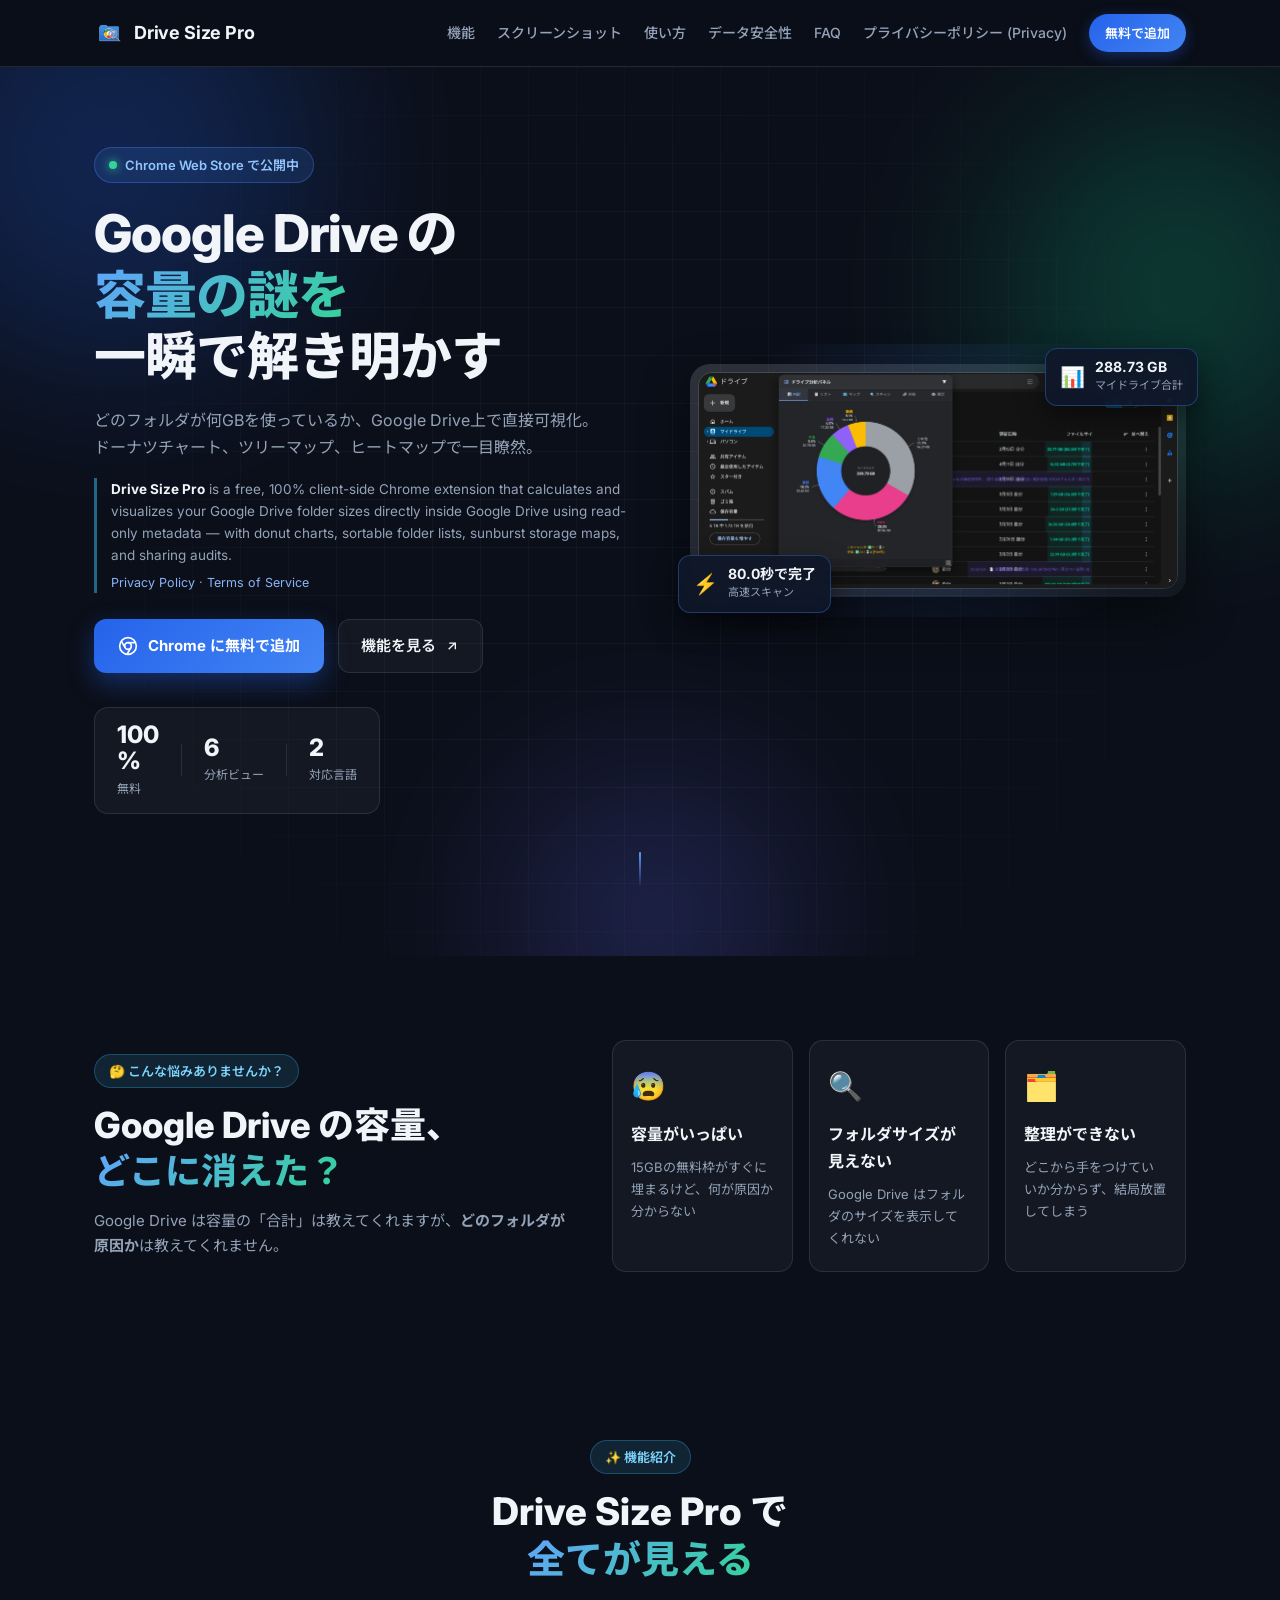
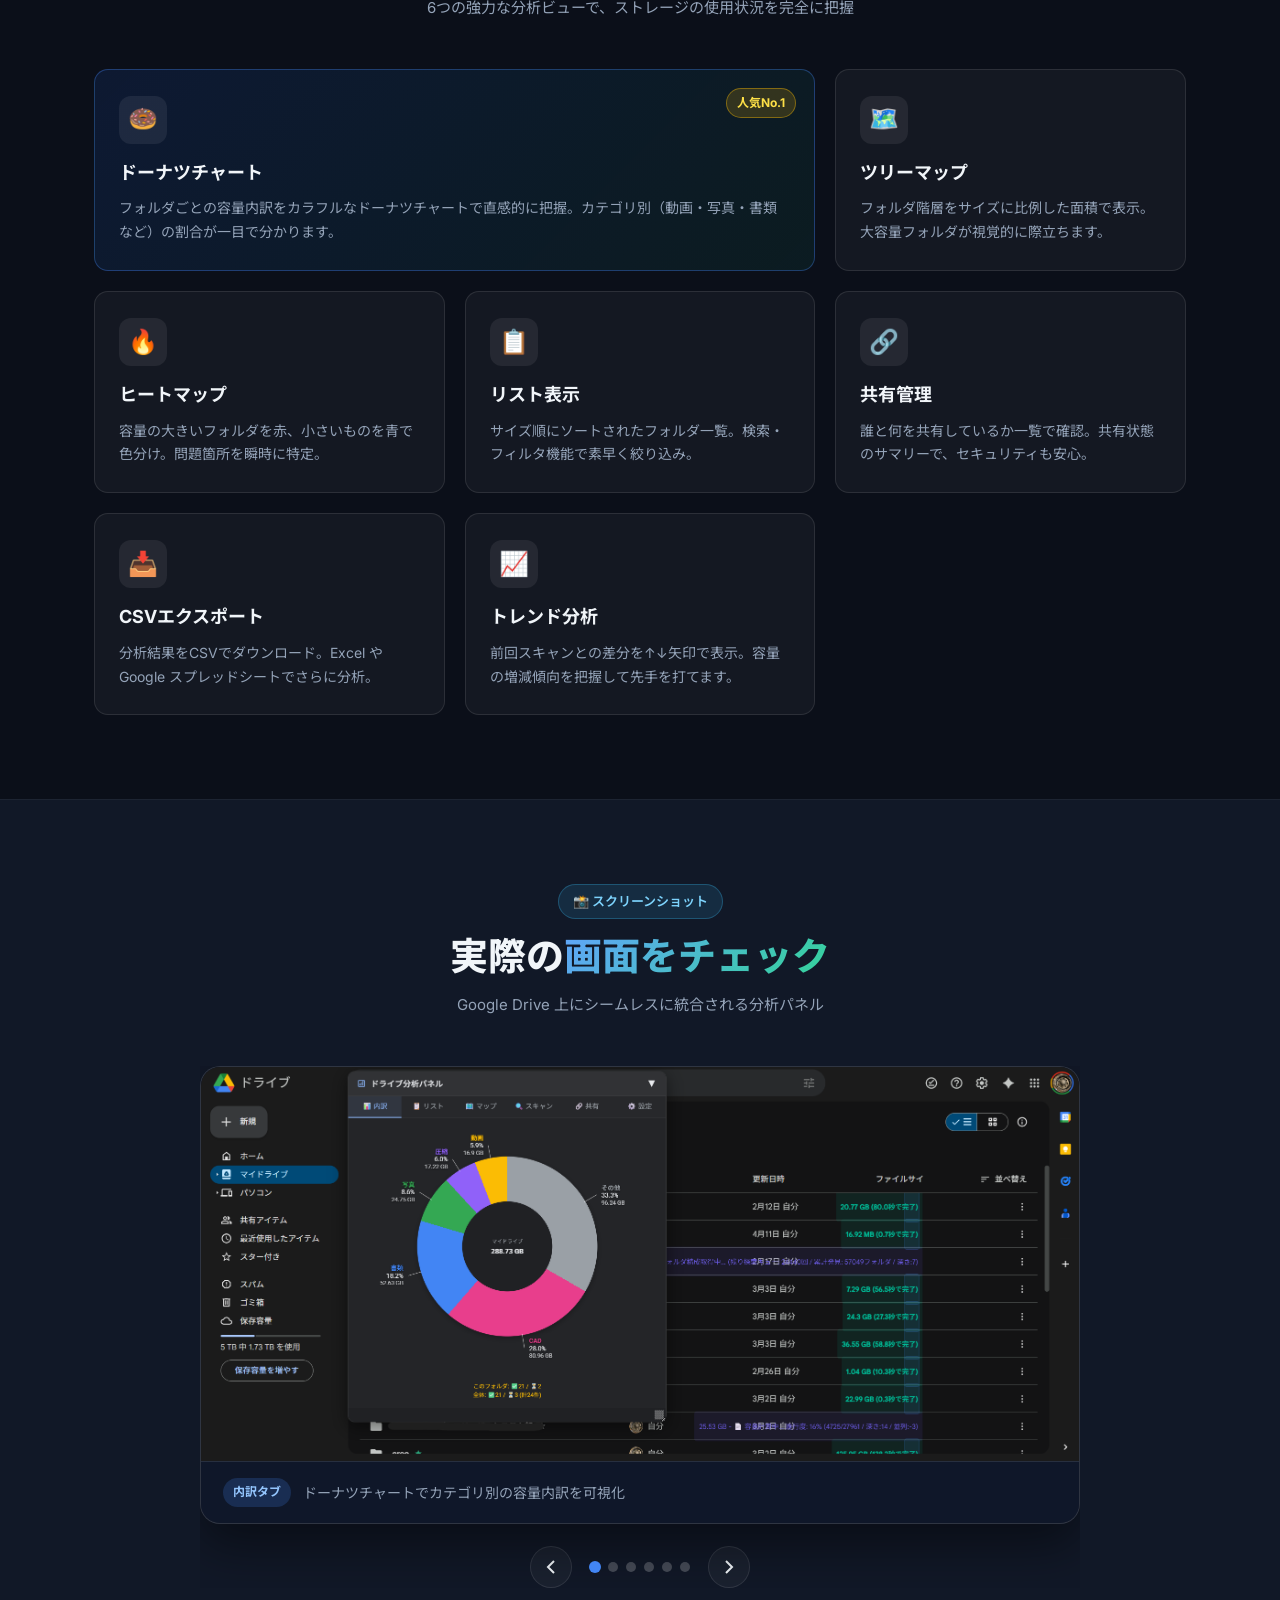
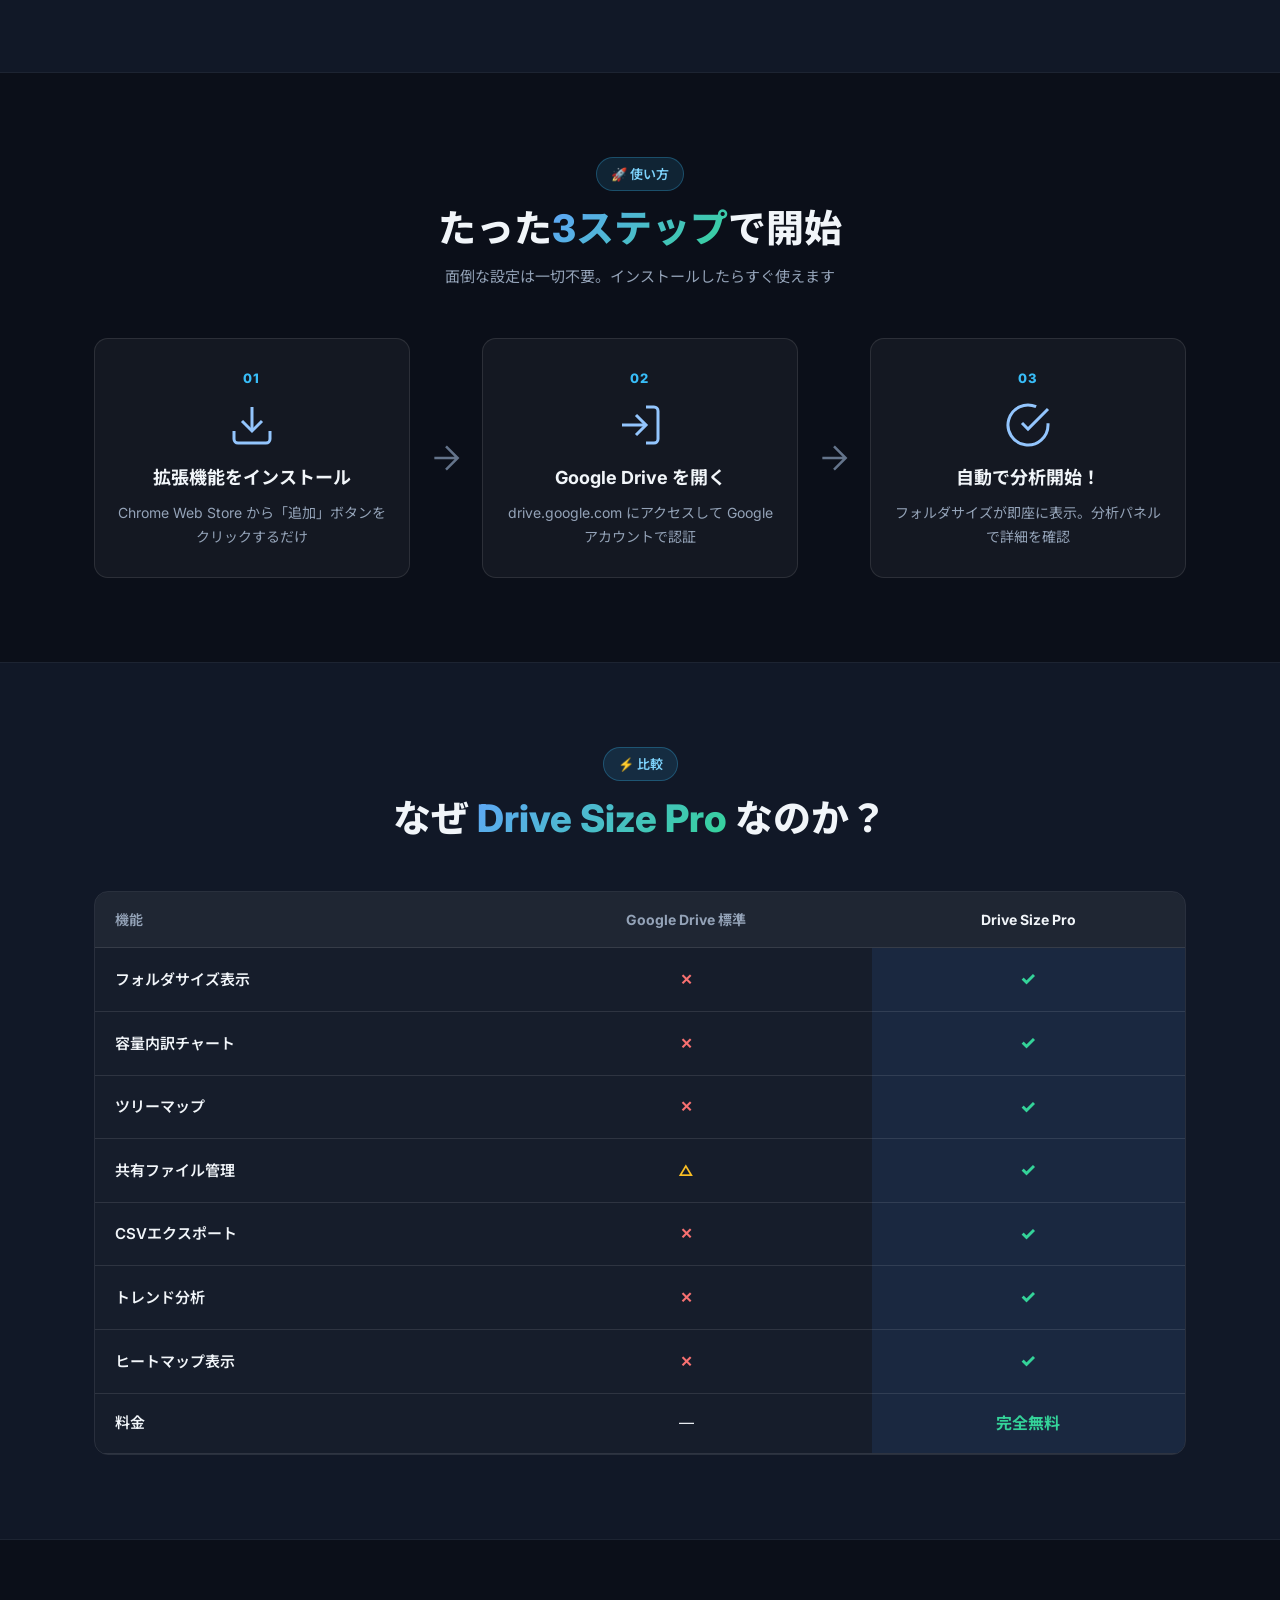
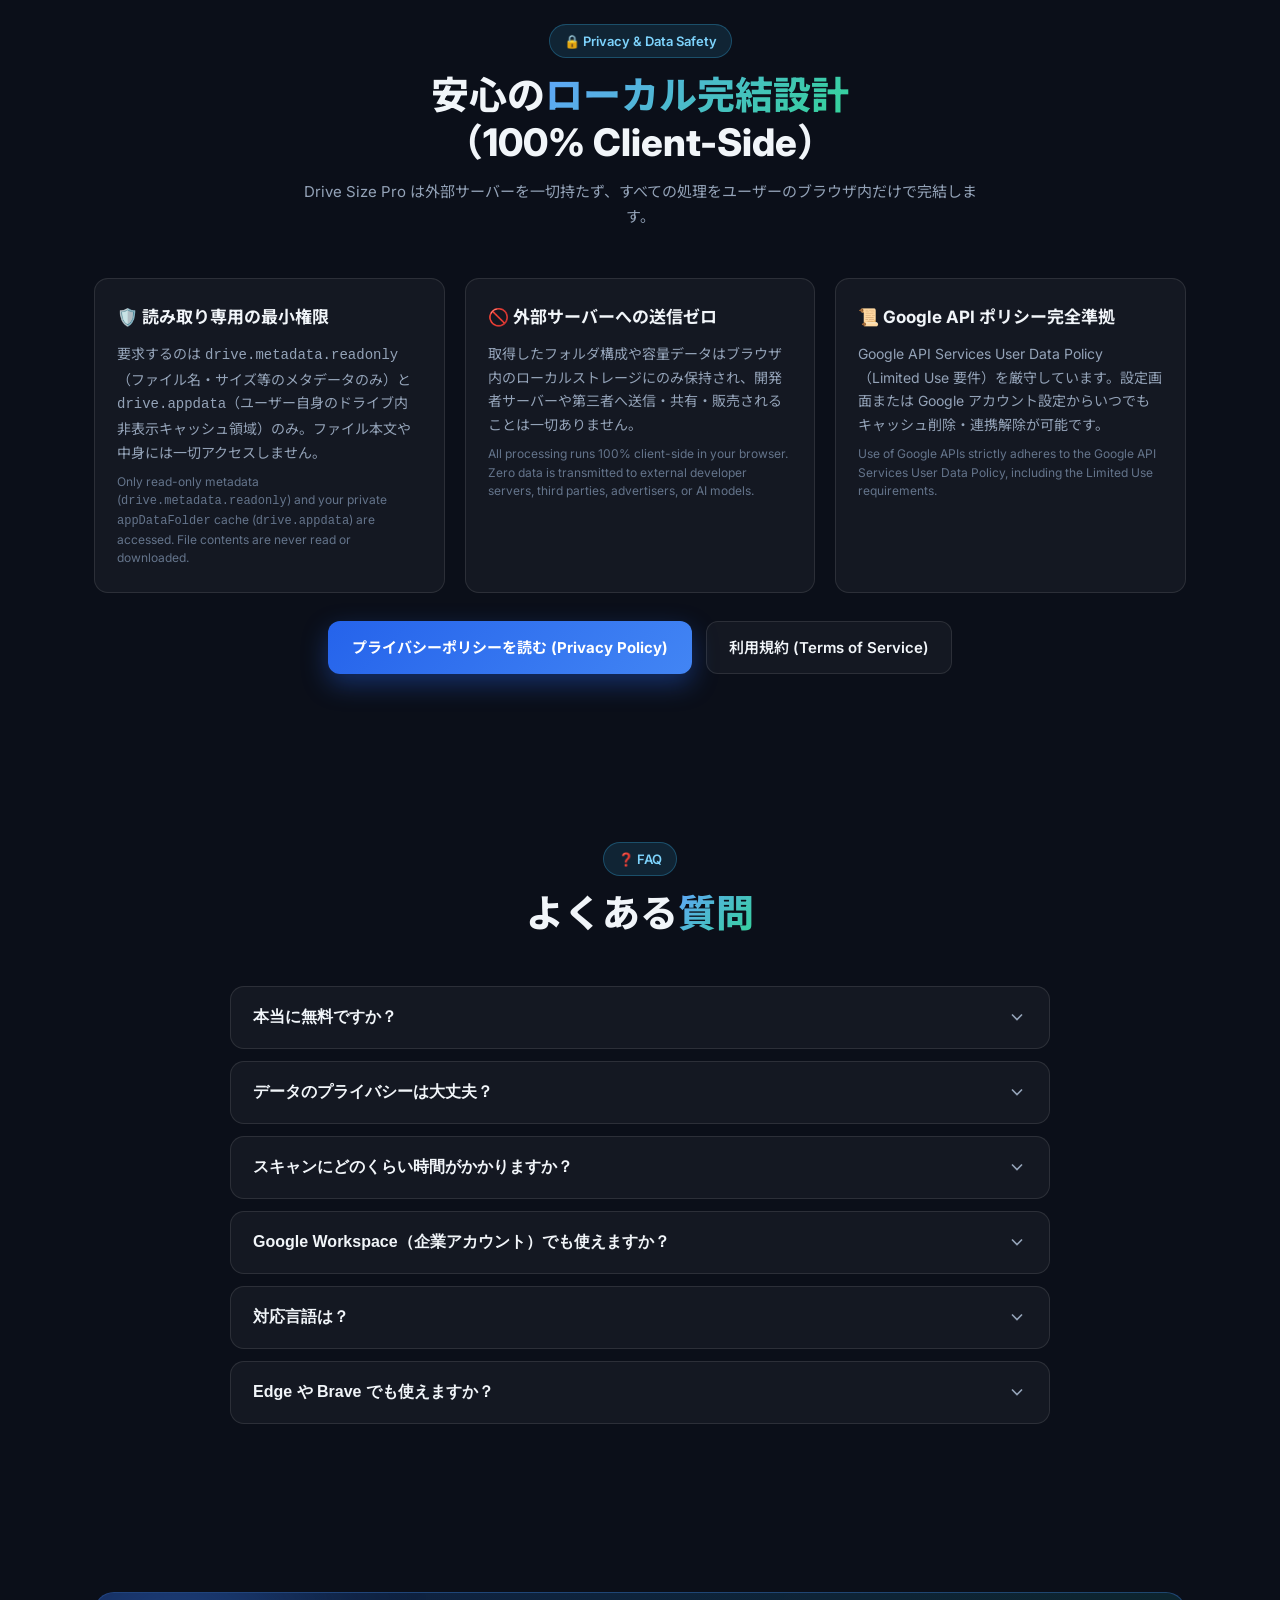
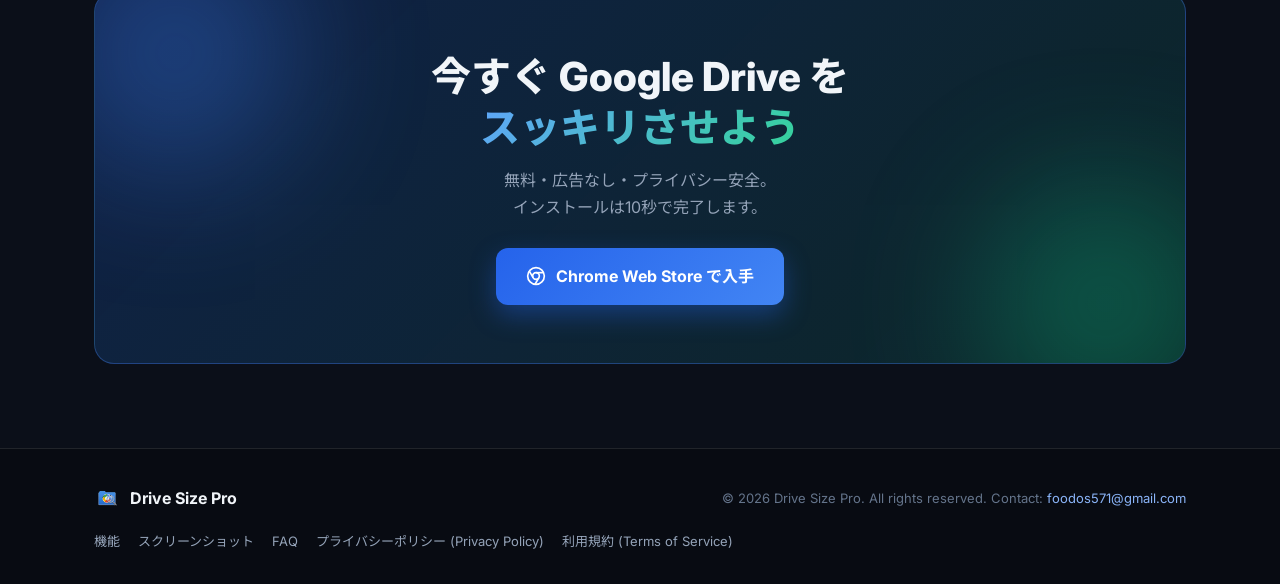
<file: index.html>
<!DOCTYPE html>
<html lang="ja">
<head>
    <meta charset="UTF-8">
    <meta name="viewport" content="width=device-width, initial-scale=1.0">
    <title>Drive Size Pro — Google Drive Folder Size Analyzer (Chrome 拡張機能)</title>
    <meta name="description" content="Drive Size Pro is a free Chrome extension that calculates and visualizes Google Drive folder sizes directly in-browser using read-only metadata. Google Drive のフォルダサイズをドーナツチャート・ツリーマップ等で可視化します。">
    <meta name="keywords" content="Google Drive, フォルダサイズ, Folder Size, Chrome拡張機能, Chrome Extension, ストレージ分析, 容量管理, Drive Size Pro">
    <meta property="og:title" content="Drive Size Pro — Google Drive Folder Size Analyzer">
    <meta property="og:description" content="Calculate and visualize Google Drive folder sizes directly inside Google Drive (100% client-side, read-only metadata).">
    <meta property="og:type" content="website">
    <link rel="preconnect" href="https://fonts.googleapis.com">
    <link rel="preconnect" href="https://fonts.gstatic.com" crossorigin>
    <link href="https://fonts.googleapis.com/css2?family=Inter:wght@300;400;500;600;700;800;900&family=Noto+Sans+JP:wght@300;400;500;600;700;800;900&display=swap" rel="stylesheet">
    <link rel="icon" href="icon32.png" type="image/png">
    <link rel="stylesheet" href="style.css">
</head>
<body>
    <!-- ナビゲーション -->
    <nav id="navbar">
        <div class="nav-container">
            <a href="#" class="nav-logo">
                <img src="icon48.png" alt="Drive Size Pro" class="nav-icon">
                <span>Drive Size Pro</span>
            </a>
            <div class="nav-links">
                <a href="#features">機能</a>
                <a href="#screenshots">スクリーンショット</a>
                <a href="#how-it-works">使い方</a>
                <a href="#data-safety">データ安全性</a>
                <a href="#faq">FAQ</a>
                <a href="privacy.html">プライバシーポリシー (Privacy)</a>
                <a href="https://chromewebstore.google.com/detail/hoicecmnedhbmppcciljddgcfgcpcboc" target="_blank" class="nav-cta">無料で追加</a>
            </div>
            <button id="mobile-menu-btn" class="mobile-menu-btn" aria-label="メニュー">
                <span></span><span></span><span></span>
            </button>
        </div>
        <div id="mobile-nav" class="mobile-nav">
            <a href="#features">機能</a>
            <a href="#screenshots">スクリーンショット</a>
            <a href="#how-it-works">使い方</a>
            <a href="#data-safety">データ安全性</a>
            <a href="#faq">FAQ</a>
            <a href="privacy.html">プライバシーポリシー (Privacy)</a>
            <a href="terms.html">利用規約 (Terms)</a>
            <a href="https://chromewebstore.google.com/detail/hoicecmnedhbmppcciljddgcfgcpcboc" target="_blank" class="nav-cta">無料で追加</a>
        </div>
    </nav>

    <!-- ヒーローセクション -->
    <section id="hero">
        <div class="hero-bg-effects">
            <div class="hero-orb hero-orb-1"></div>
            <div class="hero-orb hero-orb-2"></div>
            <div class="hero-orb hero-orb-3"></div>
            <div class="hero-grid"></div>
        </div>
        <div class="hero-container">
            <div class="hero-content">
                <div class="hero-badge">
                    <span class="badge-dot"></span>
                    Chrome Web Store で公開中
                </div>
                <h1>
                    Google Drive の<br>
                    <span class="gradient-text">容量の謎を</span><br>
                    一瞬で解き明かす
                </h1>
                <p class="hero-subtitle">
                    どのフォルダが何GBを使っているか、Google Drive上で直接可視化。<br>
                    ドーナツチャート、ツリーマップ、ヒートマップで一目瞭然。
                </p>
                <p class="hero-subtitle-en">
                    <strong>Drive Size Pro</strong> is a free, 100% client-side Chrome extension that calculates and visualizes your Google Drive folder sizes directly inside Google Drive using read-only metadata — with donut charts, sortable folder lists, sunburst storage maps, and sharing audits.
                    <span class="hero-legal-inline">
                        <a href="privacy.html">Privacy Policy</a> &middot; <a href="terms.html">Terms of Service</a>
                    </span>
                </p>
                <div class="hero-actions">
                    <a href="https://chromewebstore.google.com/detail/hoicecmnedhbmppcciljddgcfgcpcboc" target="_blank" class="btn-primary" id="hero-cta">
                        <svg width="20" height="20" viewBox="0 0 24 24" fill="none" stroke="currentColor" stroke-width="2"><circle cx="12" cy="12" r="10"/><circle cx="12" cy="12" r="4"/><line x1="21.17" y1="8" x2="12" y2="8"/><line x1="3.95" y1="6.06" x2="8.54" y2="14"/><line x1="10.88" y1="21.94" x2="15.46" y2="14"/></svg>
                        Chrome に無料で追加
                    </a>
                    <a href="#features" class="btn-secondary">
                        機能を見る
                        <svg width="16" height="16" viewBox="0 0 24 24" fill="none" stroke="currentColor" stroke-width="2"><path d="M7 17l9.2-9.2M17 17V7.8H7.8"/></svg>
                    </a>
                </div>
                <div class="hero-stats">
                    <div class="stat">
                        <span class="stat-number" data-target="100">0</span><span class="stat-suffix">%</span>
                        <span class="stat-label">無料</span>
                    </div>
                    <div class="stat-divider"></div>
                    <div class="stat">
                        <span class="stat-number" data-target="6">0</span>
                        <span class="stat-label">分析ビュー</span>
                    </div>
                    <div class="stat-divider"></div>
                    <div class="stat">
                        <span class="stat-number" data-target="2">0</span>
                        <span class="stat-label">対応言語</span>
                    </div>
                </div>
            </div>
            <div class="hero-visual">
                <div class="hero-screenshot-wrapper">
                    <div class="screenshot-glow"></div>
                    <img src="store_screenshot_1.png" alt="Drive Size Pro のドーナツチャート分析画面" class="hero-screenshot" loading="eager">
                    <div class="floating-card card-1">
                        <span class="card-icon">📊</span>
                        <div>
                            <span class="card-title">288.73 GB</span>
                            <span class="card-desc">マイドライブ合計</span>
                        </div>
                    </div>
                    <div class="floating-card card-2">
                        <span class="card-icon">⚡</span>
                        <div>
                            <span class="card-title">80.0秒で完了</span>
                            <span class="card-desc">高速スキャン</span>
                        </div>
                    </div>
                </div>
            </div>
        </div>
        <div class="hero-scroll-indicator">
            <div class="scroll-line"></div>
        </div>
    </section>

    <!-- 課題提起セクション -->
    <section id="problem" class="section">
        <div class="container">
            <div class="problem-grid">
                <div class="problem-text">
                    <span class="section-tag">🤔 こんな悩みありませんか？</span>
                    <h2>Google Drive の容量、<br><span class="gradient-text">どこに消えた？</span></h2>
                    <p>Google Drive は容量の「合計」は教えてくれますが、<strong>どのフォルダが原因か</strong>は教えてくれません。</p>
                </div>
                <div class="problem-cards">
                    <div class="problem-card" data-delay="0">
                        <div class="problem-icon">😰</div>
                        <h3>容量がいっぱい</h3>
                        <p>15GBの無料枠がすぐに埋まるけど、何が原因か分からない</p>
                    </div>
                    <div class="problem-card" data-delay="100">
                        <div class="problem-icon">🔍</div>
                        <h3>フォルダサイズが見えない</h3>
                        <p>Google Drive はフォルダのサイズを表示してくれない</p>
                    </div>
                    <div class="problem-card" data-delay="200">
                        <div class="problem-icon">🗂️</div>
                        <h3>整理ができない</h3>
                        <p>どこから手をつけていいか分からず、結局放置してしまう</p>
                    </div>
                </div>
            </div>
        </div>
    </section>

    <!-- 機能セクション -->
    <section id="features" class="section">
        <div class="container">
            <div class="section-header">
                <span class="section-tag">✨ 機能紹介</span>
                <h2>Drive Size Pro で<br><span class="gradient-text">全てが見える</span></h2>
                <p class="section-desc">6つの強力な分析ビューで、ストレージの使用状況を完全に把握</p>
            </div>
            <div class="features-grid">
                <div class="feature-card feature-card-large">
                    <div class="feature-icon-wrap">
                        <div class="feature-icon">🍩</div>
                    </div>
                    <h3>ドーナツチャート</h3>
                    <p>フォルダごとの容量内訳をカラフルなドーナツチャートで直感的に把握。カテゴリ別（動画・写真・書類など）の割合が一目で分かります。</p>
                    <div class="feature-tag">人気No.1</div>
                </div>
                <div class="feature-card">
                    <div class="feature-icon-wrap">
                        <div class="feature-icon">🗺️</div>
                    </div>
                    <h3>ツリーマップ</h3>
                    <p>フォルダ階層をサイズに比例した面積で表示。大容量フォルダが視覚的に際立ちます。</p>
                </div>
                <div class="feature-card">
                    <div class="feature-icon-wrap">
                        <div class="feature-icon">🔥</div>
                    </div>
                    <h3>ヒートマップ</h3>
                    <p>容量の大きいフォルダを赤、小さいものを青で色分け。問題箇所を瞬時に特定。</p>
                </div>
                <div class="feature-card">
                    <div class="feature-icon-wrap">
                        <div class="feature-icon">📋</div>
                    </div>
                    <h3>リスト表示</h3>
                    <p>サイズ順にソートされたフォルダ一覧。検索・フィルタ機能で素早く絞り込み。</p>
                </div>
                <div class="feature-card">
                    <div class="feature-icon-wrap">
                        <div class="feature-icon">🔗</div>
                    </div>
                    <h3>共有管理</h3>
                    <p>誰と何を共有しているか一覧で確認。共有状態のサマリーで、セキュリティも安心。</p>
                </div>
                <div class="feature-card">
                    <div class="feature-icon-wrap">
                        <div class="feature-icon">📥</div>
                    </div>
                    <h3>CSVエクスポート</h3>
                    <p>分析結果をCSVでダウンロード。Excel や Google スプレッドシートでさらに分析。</p>
                </div>
                <div class="feature-card">
                    <div class="feature-icon-wrap">
                        <div class="feature-icon">📈</div>
                    </div>
                    <h3>トレンド分析</h3>
                    <p>前回スキャンとの差分を↑↓矢印で表示。容量の増減傾向を把握して先手を打てます。</p>
                </div>
            </div>
        </div>
    </section>

    <!-- スクリーンショット セクション -->
    <section id="screenshots" class="section section-dark">
        <div class="container">
            <div class="section-header">
                <span class="section-tag">📸 スクリーンショット</span>
                <h2>実際の<span class="gradient-text">画面をチェック</span></h2>
                <p class="section-desc">Google Drive 上にシームレスに統合される分析パネル</p>
            </div>
            <div class="carousel-container">
                <div class="carousel-track" id="carousel-track">
                    <div class="carousel-slide active">
                        <img src="store_screenshot_1.png" alt="ドーナツチャート - 容量内訳" loading="lazy">
                        <div class="slide-caption">
                            <span class="caption-tag">内訳タブ</span>
                            <p>ドーナツチャートでカテゴリ別の容量内訳を可視化</p>
                        </div>
                    </div>
                    <div class="carousel-slide">
                        <img src="store_screenshot_2.png" alt="リスト表示 - フォルダサイズ一覧" loading="lazy">
                        <div class="slide-caption">
                            <span class="caption-tag">リストタブ</span>
                            <p>サイズ順にフォルダを一覧表示。フィルタ・検索で絞り込み</p>
                        </div>
                    </div>
                    <div class="carousel-slide">
                        <img src="store_screenshot_3.png" alt="ツリーマップ - 容量マップ" loading="lazy">
                        <div class="slide-caption">
                            <span class="caption-tag">マップタブ</span>
                            <p>ツリーマップで階層構造と容量を面積で直感的に把握</p>
                        </div>
                    </div>
                    <div class="carousel-slide">
                        <img src="store_screenshot_4.png" alt="スキャン進捗" loading="lazy">
                        <div class="slide-caption">
                            <span class="caption-tag">スキャンタブ</span>
                            <p>リアルタイムのスキャン進捗とタスク管理</p>
                        </div>
                    </div>
                    <div class="carousel-slide">
                        <img src="store_screenshot_5.png" alt="共有管理" loading="lazy">
                        <div class="slide-caption">
                            <span class="caption-tag">共有タブ</span>
                            <p>ファイルの共有状態を一覧管理。セキュリティの可視化</p>
                        </div>
                    </div>
                    <div class="carousel-slide">
                        <img src="store_screenshot_6.png" alt="設定画面" loading="lazy">
                        <div class="slide-caption">
                            <span class="caption-tag">設定タブ</span>
                            <p>スキャン設定やパネル透明度など、細かいカスタマイズが可能</p>
                        </div>
                    </div>
                </div>
                <div class="carousel-controls">
                    <button class="carousel-btn carousel-prev" id="carousel-prev" aria-label="前へ">
                        <svg width="24" height="24" viewBox="0 0 24 24" fill="none" stroke="currentColor" stroke-width="2"><polyline points="15 18 9 12 15 6"/></svg>
                    </button>
                    <div class="carousel-dots" id="carousel-dots"></div>
                    <button class="carousel-btn carousel-next" id="carousel-next" aria-label="次へ">
                        <svg width="24" height="24" viewBox="0 0 24 24" fill="none" stroke="currentColor" stroke-width="2"><polyline points="9 18 15 12 9 6"/></svg>
                    </button>
                </div>
            </div>
        </div>
    </section>

    <!-- 使い方セクション -->
    <section id="how-it-works" class="section">
        <div class="container">
            <div class="section-header">
                <span class="section-tag">🚀 使い方</span>
                <h2>たった<span class="gradient-text">3ステップ</span>で開始</h2>
                <p class="section-desc">面倒な設定は一切不要。インストールしたらすぐ使えます</p>
            </div>
            <div class="steps-grid">
                <div class="step-card">
                    <div class="step-number">01</div>
                    <div class="step-icon">
                        <svg width="48" height="48" viewBox="0 0 24 24" fill="none" stroke="currentColor" stroke-width="1.5"><path d="M21 15v4a2 2 0 01-2 2H5a2 2 0 01-2-2v-4"/><polyline points="7 10 12 15 17 10"/><line x1="12" y1="15" x2="12" y2="3"/></svg>
                    </div>
                    <h3>拡張機能をインストール</h3>
                    <p>Chrome Web Store から「追加」ボタンをクリックするだけ</p>
                </div>
                <div class="step-connector">
                    <svg width="40" height="40" viewBox="0 0 24 24" fill="none" stroke="currentColor" stroke-width="1.5"><path d="M5 12h14M12 5l7 7-7 7"/></svg>
                </div>
                <div class="step-card">
                    <div class="step-number">02</div>
                    <div class="step-icon">
                        <svg width="48" height="48" viewBox="0 0 24 24" fill="none" stroke="currentColor" stroke-width="1.5"><path d="M15 3h4a2 2 0 012 2v14a2 2 0 01-2 2h-4"/><polyline points="10 17 15 12 10 7"/><line x1="15" y1="12" x2="3" y2="12"/></svg>
                    </div>
                    <h3>Google Drive を開く</h3>
                    <p>drive.google.com にアクセスして Google アカウントで認証</p>
                </div>
                <div class="step-connector">
                    <svg width="40" height="40" viewBox="0 0 24 24" fill="none" stroke="currentColor" stroke-width="1.5"><path d="M5 12h14M12 5l7 7-7 7"/></svg>
                </div>
                <div class="step-card">
                    <div class="step-number">03</div>
                    <div class="step-icon">
                        <svg width="48" height="48" viewBox="0 0 24 24" fill="none" stroke="currentColor" stroke-width="1.5"><path d="M22 11.08V12a10 10 0 11-5.93-9.14"/><polyline points="22 4 12 14.01 9 11.01"/></svg>
                    </div>
                    <h3>自動で分析開始！</h3>
                    <p>フォルダサイズが即座に表示。分析パネルで詳細を確認</p>
                </div>
            </div>
        </div>
    </section>

    <!-- 比較セクション -->
    <section id="comparison" class="section section-dark">
        <div class="container">
            <div class="section-header">
                <span class="section-tag">⚡ 比較</span>
                <h2>なぜ<span class="gradient-text"> Drive Size Pro</span> なのか？</h2>
            </div>
            <div class="comparison-table-wrap">
                <table class="comparison-table">
                    <thead>
                        <tr>
                            <th>機能</th>
                            <th>Google Drive 標準</th>
                            <th class="highlight-col">Drive Size Pro</th>
                        </tr>
                    </thead>
                    <tbody>
                        <tr>
                            <td>フォルダサイズ表示</td>
                            <td><span class="check-no">✕</span></td>
                            <td class="highlight-col"><span class="check-yes">✓</span></td>
                        </tr>
                        <tr>
                            <td>容量内訳チャート</td>
                            <td><span class="check-no">✕</span></td>
                            <td class="highlight-col"><span class="check-yes">✓</span></td>
                        </tr>
                        <tr>
                            <td>ツリーマップ</td>
                            <td><span class="check-no">✕</span></td>
                            <td class="highlight-col"><span class="check-yes">✓</span></td>
                        </tr>
                        <tr>
                            <td>共有ファイル管理</td>
                            <td><span class="check-partial">△</span></td>
                            <td class="highlight-col"><span class="check-yes">✓</span></td>
                        </tr>
                        <tr>
                            <td>CSVエクスポート</td>
                            <td><span class="check-no">✕</span></td>
                            <td class="highlight-col"><span class="check-yes">✓</span></td>
                        </tr>
                        <tr>
                            <td>トレンド分析</td>
                            <td><span class="check-no">✕</span></td>
                            <td class="highlight-col"><span class="check-yes">✓</span></td>
                        </tr>
                        <tr>
                            <td>ヒートマップ表示</td>
                            <td><span class="check-no">✕</span></td>
                            <td class="highlight-col"><span class="check-yes">✓</span></td>
                        </tr>
                        <tr>
                            <td>料金</td>
                            <td>—</td>
                            <td class="highlight-col"><strong class="free-tag">完全無料</strong></td>
                        </tr>
                    </tbody>
                </table>
            </div>
        </div>
    </section>

    <!-- データ安全性・Google API 利用概要 (OAuth 審査対応セクション) -->
    <section id="data-safety" class="section">
        <div class="container">
            <div class="section-header">
                <span class="section-tag">🔒 Privacy &amp; Data Safety</span>
                <h2>安心の<span class="gradient-text">ローカル完結設計</span><br>（100% Client-Side）</h2>
                <p class="section-desc">Drive Size Pro は外部サーバーを一切持たず、すべての処理をユーザーのブラウザ内だけで完結します。</p>
            </div>
            <div class="data-safety-grid">
                <div class="data-safety-card">
                    <h3>🛡️ 読み取り専用の最小権限</h3>
                    <p>要求するのは <code>drive.metadata.readonly</code>（ファイル名・サイズ等のメタデータのみ）と <code>drive.appdata</code>（ユーザー自身のドライブ内非表示キャッシュ領域）のみ。ファイル本文や中身には一切アクセスしません。</p>
                    <p class="en-sub">Only read-only metadata (<code>drive.metadata.readonly</code>) and your private <code>appDataFolder</code> cache (<code>drive.appdata</code>) are accessed. File contents are never read or downloaded.</p>
                </div>
                <div class="data-safety-card">
                    <h3>🚫 外部サーバーへの送信ゼロ</h3>
                    <p>取得したフォルダ構成や容量データはブラウザ内のローカルストレージにのみ保持され、開発者サーバーや第三者へ送信・共有・販売されることは一切ありません。</p>
                    <p class="en-sub">All processing runs 100% client-side in your browser. Zero data is transmitted to external developer servers, third parties, advertisers, or AI models.</p>
                </div>
                <div class="data-safety-card">
                    <h3>📜 Google API ポリシー完全準拠</h3>
                    <p>Google API Services User Data Policy（Limited Use 要件）を厳守しています。設定画面または Google アカウント設定からいつでもキャッシュ削除・連携解除が可能です。</p>
                    <p class="en-sub">Use of Google APIs strictly adheres to the Google API Services User Data Policy, including the Limited Use requirements.</p>
                </div>
            </div>
            <div class="data-safety-actions">
                <a href="privacy.html" class="btn-primary">プライバシーポリシーを読む (Privacy Policy)</a>
                <a href="terms.html" class="btn-secondary">利用規約 (Terms of Service)</a>
            </div>
        </div>
    </section>

    <!-- FAQ セクション -->
    <section id="faq" class="section">
        <div class="container">
            <div class="section-header">
                <span class="section-tag">❓ FAQ</span>
                <h2>よくある<span class="gradient-text">質問</span></h2>
            </div>
            <div class="faq-grid">
                <div class="faq-item">
                    <button class="faq-question" aria-expanded="false">
                        <span>本当に無料ですか？</span>
                        <svg class="faq-chevron" width="20" height="20" viewBox="0 0 24 24" fill="none" stroke="currentColor" stroke-width="2"><polyline points="6 9 12 15 18 9"/></svg>
                    </button>
                    <div class="faq-answer">
                        <p>はい、完全無料です。広告もサブスクリプションもありません。全ての機能を制限なく利用できます。</p>
                    </div>
                </div>
                <div class="faq-item">
                    <button class="faq-question" aria-expanded="false">
                        <span>データのプライバシーは大丈夫？</span>
                        <svg class="faq-chevron" width="20" height="20" viewBox="0 0 24 24" fill="none" stroke="currentColor" stroke-width="2"><polyline points="6 9 12 15 18 9"/></svg>
                    </button>
                    <div class="faq-answer">
                        <p>Drive Size Pro は <strong>読み取り専用</strong>のアクセス権限のみを使用します。ファイルの内容にはアクセスせず、メタデータ（ファイル名・サイズ）のみを取得します。データは全てローカルに保存され、外部サーバーには一切送信しません。詳しくは<a href="privacy.html">プライバシーポリシー</a>をご確認ください。</p>
                    </div>
                </div>
                <div class="faq-item">
                    <button class="faq-question" aria-expanded="false">
                        <span>スキャンにどのくらい時間がかかりますか？</span>
                        <svg class="faq-chevron" width="20" height="20" viewBox="0 0 24 24" fill="none" stroke="currentColor" stroke-width="2"><polyline points="6 9 12 15 18 9"/></svg>
                    </button>
                    <div class="faq-answer">
                        <p>フォルダ数やファイル数によりますが、数百ファイルなら数秒、数万ファイルでも1〜2分程度で完了します。スキャン中もリアルタイムで進捗を確認できます。</p>
                    </div>
                </div>
                <div class="faq-item">
                    <button class="faq-question" aria-expanded="false">
                        <span>Google Workspace（企業アカウント）でも使えますか？</span>
                        <svg class="faq-chevron" width="20" height="20" viewBox="0 0 24 24" fill="none" stroke="currentColor" stroke-width="2"><polyline points="6 9 12 15 18 9"/></svg>
                    </button>
                    <div class="faq-answer">
                        <p>はい、個人の Google アカウントと Google Workspace アカウントの両方に対応しています。</p>
                    </div>
                </div>
                <div class="faq-item">
                    <button class="faq-question" aria-expanded="false">
                        <span>対応言語は？</span>
                        <svg class="faq-chevron" width="20" height="20" viewBox="0 0 24 24" fill="none" stroke="currentColor" stroke-width="2"><polyline points="6 9 12 15 18 9"/></svg>
                    </button>
                    <div class="faq-answer">
                        <p>現在、日本語と英語に対応しています。ブラウザの言語設定に合わせて自動的に切り替わります。</p>
                    </div>
                </div>
                <div class="faq-item">
                    <button class="faq-question" aria-expanded="false">
                        <span>Edge や Brave でも使えますか？</span>
                        <svg class="faq-chevron" width="20" height="20" viewBox="0 0 24 24" fill="none" stroke="currentColor" stroke-width="2"><polyline points="6 9 12 15 18 9"/></svg>
                    </button>
                    <div class="faq-answer">
                        <p>はい！Google Chrome に加え、Microsoft Edge、Brave、Arc、Vivaldi などの Chromium ベースブラウザに対応しています。（Firefox のアドオンには対応していません）</p>
                    </div>
                </div>
            </div>
        </div>
    </section>

    <!-- CTA セクション -->
    <section id="cta" class="section">
        <div class="container">
            <div class="cta-card">
                <div class="cta-bg-effects">
                    <div class="cta-orb cta-orb-1"></div>
                    <div class="cta-orb cta-orb-2"></div>
                </div>
                <div class="cta-content">
                    <h2>今すぐ Google Drive を<br><span class="gradient-text">スッキリさせよう</span></h2>
                    <p>無料・広告なし・プライバシー安全。<br>インストールは10秒で完了します。</p>
                    <a href="https://chromewebstore.google.com/detail/hoicecmnedhbmppcciljddgcfgcpcboc" target="_blank" class="btn-primary btn-large" id="cta-button">
                        <svg width="20" height="20" viewBox="0 0 24 24" fill="none" stroke="currentColor" stroke-width="2"><circle cx="12" cy="12" r="10"/><circle cx="12" cy="12" r="4"/><line x1="21.17" y1="8" x2="12" y2="8"/><line x1="3.95" y1="6.06" x2="8.54" y2="14"/><line x1="10.88" y1="21.94" x2="15.46" y2="14"/></svg>
                        Chrome Web Store で入手
                    </a>
                </div>
            </div>
        </div>
    </section>

    <!-- フッター -->
    <footer id="footer">
        <div class="container">
            <div class="footer-content">
                <div class="footer-brand">
                    <img src="icon48.png" alt="Drive Size Pro" class="footer-icon">
                    <span>Drive Size Pro</span>
                </div>
                <p class="footer-copy">&copy; 2026 Drive Size Pro. All rights reserved. Contact: <a href="mailto:foodos571@gmail.com">foodos571@gmail.com</a></p>
                <div class="footer-links">
                    <a href="#features">機能</a>
                    <a href="#screenshots">スクリーンショット</a>
                    <a href="#faq">FAQ</a>
                    <a href="privacy.html">プライバシーポリシー (Privacy Policy)</a>
                    <a href="terms.html">利用規約 (Terms of Service)</a>
                </div>
            </div>
        </div>
    </footer>

    <script src="script.js"></script>
</body>
</html>
</file>
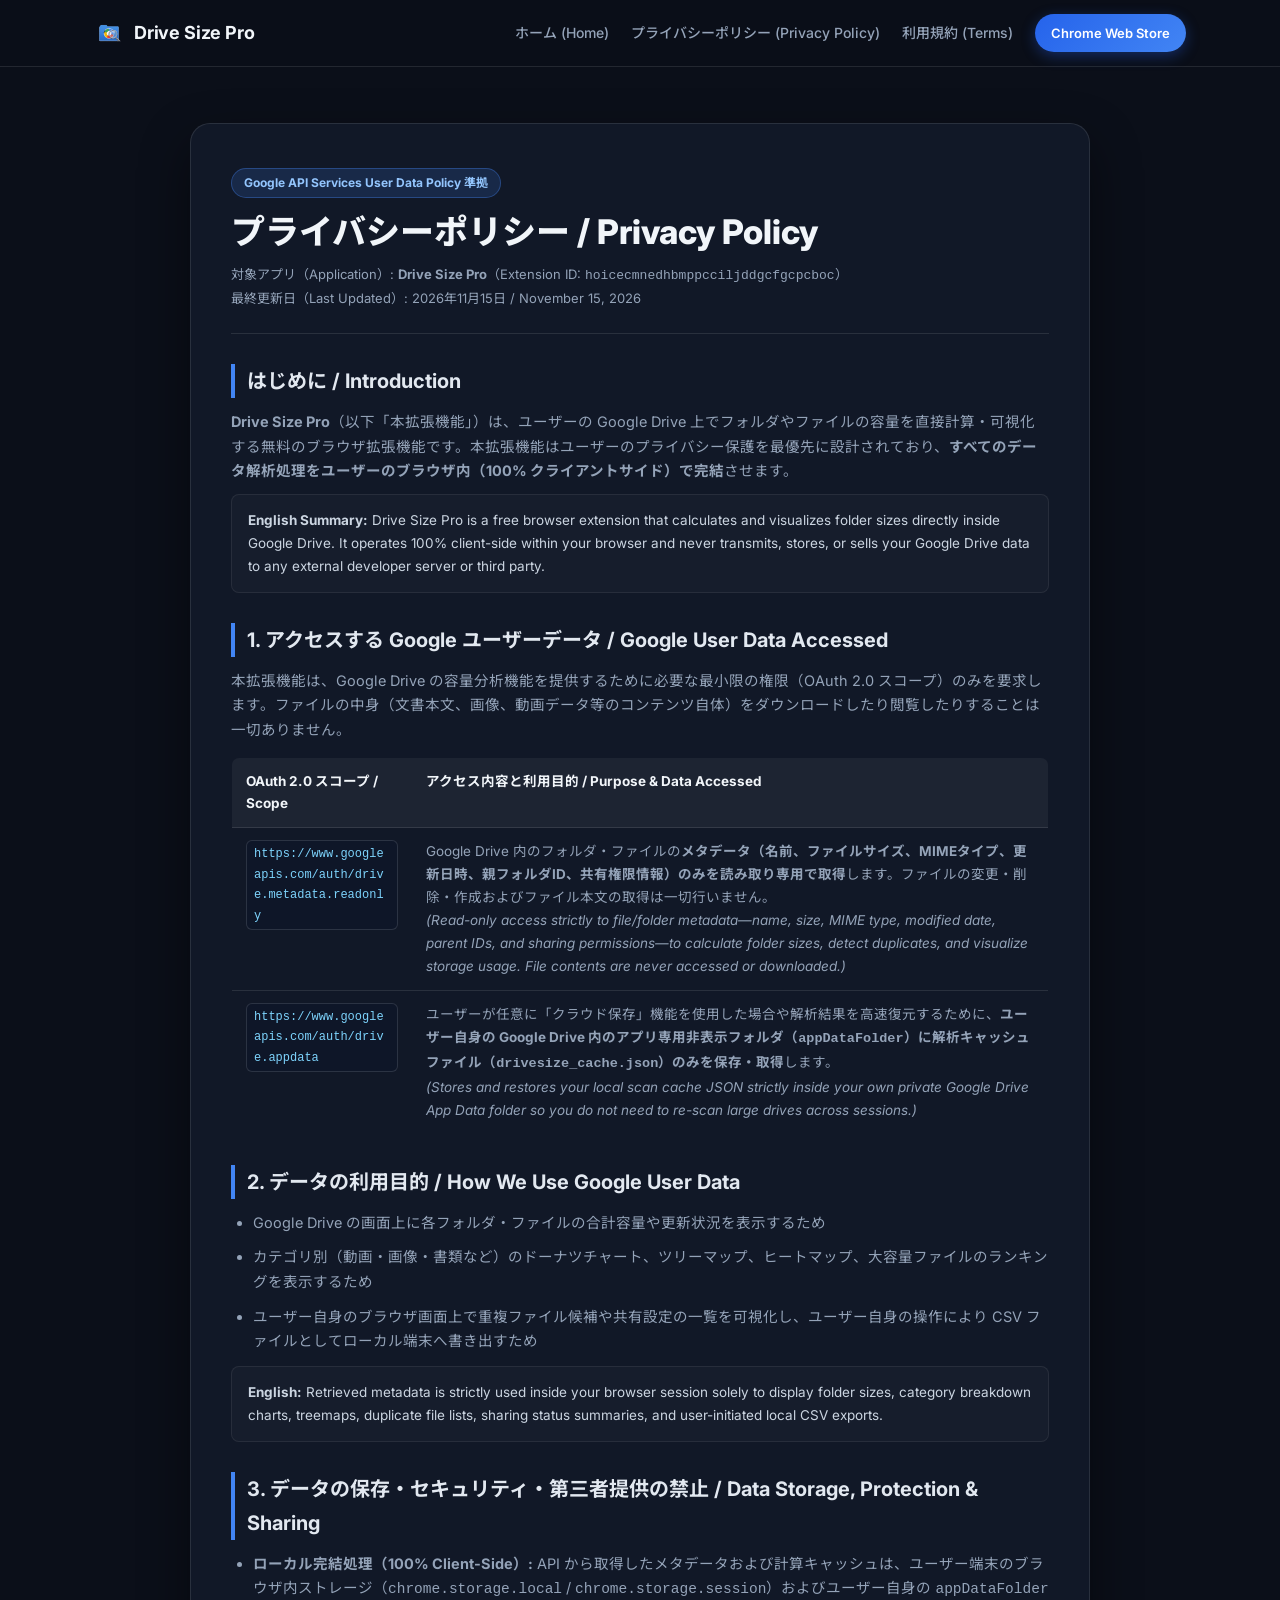
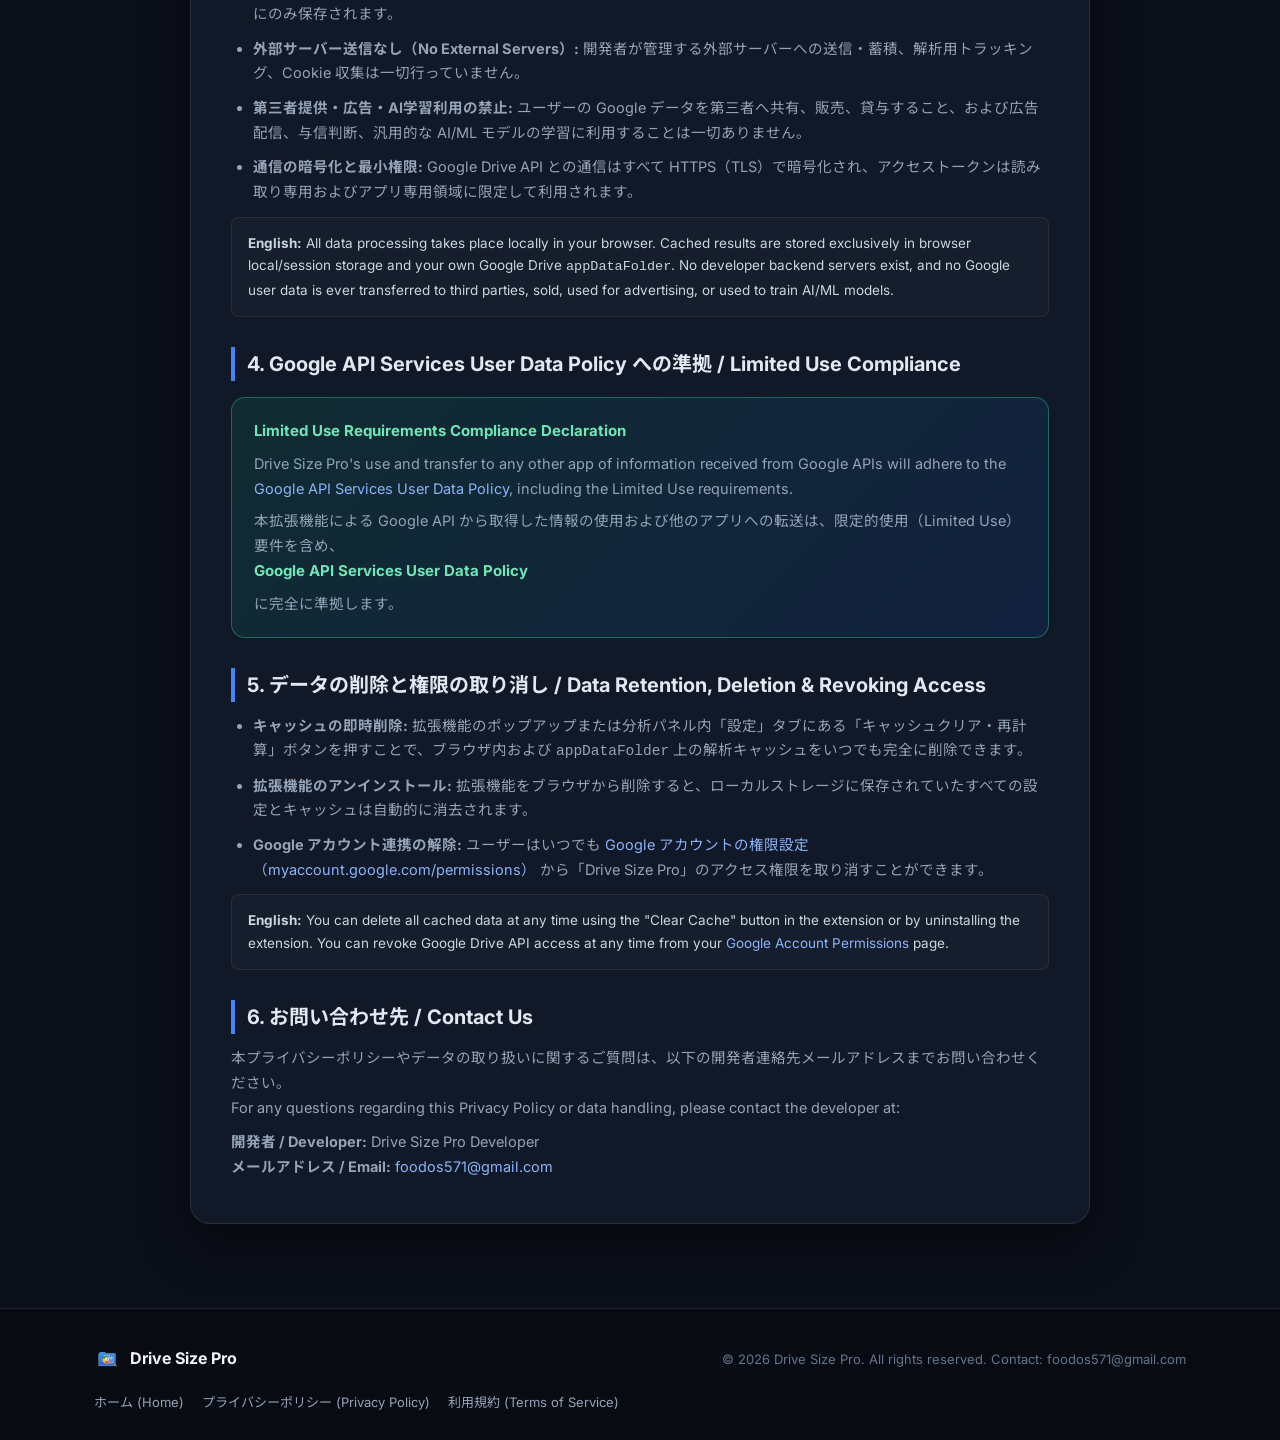
<file: privacy.html>
<!DOCTYPE html>
<html lang="ja">
<head>
    <meta charset="UTF-8">
    <meta name="viewport" content="width=device-width, initial-scale=1.0">
    <title>プライバシーポリシー (Privacy Policy) — Drive Size Pro</title>
    <meta name="description" content="Chrome 拡張機能 Drive Size Pro のプライバシーポリシーおよび Google API ユーザーデータの取り扱い（Limited Use 準拠）について。">
    <link rel="preconnect" href="https://fonts.googleapis.com">
    <link rel="preconnect" href="https://fonts.gstatic.com" crossorigin>
    <link href="https://fonts.googleapis.com/css2?family=Inter:wght@300;400;500;600;700;800&family=Noto+Sans+JP:wght@300;400;500;600;700;800&display=swap" rel="stylesheet">
    <link rel="icon" href="icon32.png" type="image/png">
    <link rel="stylesheet" href="style.css">
</head>
<body>
    <!-- ナビゲーション -->
    <nav id="navbar">
        <div class="nav-container">
            <a href="index.html" class="nav-logo">
                <img src="icon48.png" alt="Drive Size Pro" class="nav-icon">
                <span>Drive Size Pro</span>
            </a>
            <div class="nav-links">
                <a href="index.html">ホーム (Home)</a>
                <a href="privacy.html">プライバシーポリシー (Privacy Policy)</a>
                <a href="terms.html">利用規約 (Terms)</a>
                <a href="https://chromewebstore.google.com/detail/hoicecmnedhbmppcciljddgcfgcpcboc" target="_blank" class="nav-cta">Chrome Web Store</a>
            </div>
            <button id="mobile-menu-btn" class="mobile-menu-btn" aria-label="メニュー">
                <span></span><span></span><span></span>
            </button>
        </div>
        <div id="mobile-nav" class="mobile-nav">
            <a href="index.html">ホーム (Home)</a>
            <a href="privacy.html">プライバシーポリシー (Privacy Policy)</a>
            <a href="terms.html">利用規約 (Terms)</a>
            <a href="https://chromewebstore.google.com/detail/hoicecmnedhbmppcciljddgcfgcpcboc" target="_blank" class="nav-cta">Chrome Web Store</a>
        </div>
    </nav>

    <!-- プライバシーポリシー本文 -->
    <main class="legal-page">
        <div class="container">
            <article class="legal-card">
                <header class="legal-header">
                    <span class="legal-badge">Google API Services User Data Policy 準拠</span>
                    <h1>プライバシーポリシー / Privacy Policy</h1>
                    <p class="legal-meta">
                        対象アプリ（Application）: <strong>Drive Size Pro</strong>（Extension ID: <code>hoicecmnedhbmppcciljddgcfgcpcboc</code>）<br>
                        最終更新日（Last Updated）: 2026年11月15日 / November 15, 2026
                    </p>
                </header>

                <section class="legal-section">
                    <h2>はじめに / Introduction</h2>
                    <p>
                        <strong>Drive Size Pro</strong>（以下「本拡張機能」）は、ユーザーの Google Drive 上でフォルダやファイルの容量を直接計算・可視化する無料のブラウザ拡張機能です。本拡張機能はユーザーのプライバシー保護を最優先に設計されており、<strong>すべてのデータ解析処理をユーザーのブラウザ内（100% クライアントサイド）で完結</strong>させます。
                    </p>
                    <div class="legal-en">
                        <strong>English Summary:</strong> Drive Size Pro is a free browser extension that calculates and visualizes folder sizes directly inside Google Drive. It operates 100% client-side within your browser and never transmits, stores, or sells your Google Drive data to any external developer server or third party.
                    </div>
                </section>

                <section class="legal-section">
                    <h2>1. アクセスする Google ユーザーデータ / Google User Data Accessed</h2>
                    <p>
                        本拡張機能は、Google Drive の容量分析機能を提供するために必要な最小限の権限（OAuth 2.0 スコープ）のみを要求します。ファイルの中身（文書本文、画像、動画データ等のコンテンツ自体）をダウンロードしたり閲覧したりすることは一切ありません。
                    </p>
                    <table class="scope-table">
                        <thead>
                            <tr>
                                <th>OAuth 2.0 スコープ / Scope</th>
                                <th>アクセス内容と利用目的 / Purpose &amp; Data Accessed</th>
                            </tr>
                        </thead>
                        <tbody>
                            <tr>
                                <td><span class="scope-code">https://www.googleapis.com/auth/drive.metadata.readonly</span></td>
                                <td>
                                    Google Drive 内のフォルダ・ファイルの<strong>メタデータ（名前、ファイルサイズ、MIMEタイプ、更新日時、親フォルダID、共有権限情報）のみを読み取り専用で取得</strong>します。ファイルの変更・削除・作成およびファイル本文の取得は一切行いません。<br>
                                    <em>(Read-only access strictly to file/folder metadata—name, size, MIME type, modified date, parent IDs, and sharing permissions—to calculate folder sizes, detect duplicates, and visualize storage usage. File contents are never accessed or downloaded.)</em>
                                </td>
                            </tr>
                            <tr>
                                <td><span class="scope-code">https://www.googleapis.com/auth/drive.appdata</span></td>
                                <td>
                                    ユーザーが任意に「クラウド保存」機能を使用した場合や解析結果を高速復元するために、<strong>ユーザー自身の Google Drive 内のアプリ専用非表示フォルダ（<code>appDataFolder</code>）に解析キャッシュファイル（<code>drivesize_cache.json</code>）のみを保存・取得</strong>します。<br>
                                    <em>(Stores and restores your local scan cache JSON strictly inside your own private Google Drive App Data folder so you do not need to re-scan large drives across sessions.)</em>
                                </td>
                            </tr>
                        </tbody>
                    </table>
                </section>

                <section class="legal-section">
                    <h2>2. データの利用目的 / How We Use Google User Data</h2>
                    <ul>
                        <li>Google Drive の画面上に各フォルダ・ファイルの合計容量や更新状況を表示するため</li>
                        <li>カテゴリ別（動画・画像・書類など）のドーナツチャート、ツリーマップ、ヒートマップ、大容量ファイルのランキングを表示するため</li>
                        <li>ユーザー自身のブラウザ画面上で重複ファイル候補や共有設定の一覧を可視化し、ユーザー自身の操作により CSV ファイルとしてローカル端末へ書き出すため</li>
                    </ul>
                    <div class="legal-en">
                        <strong>English:</strong> Retrieved metadata is strictly used inside your browser session solely to display folder sizes, category breakdown charts, treemaps, duplicate file lists, sharing status summaries, and user-initiated local CSV exports.
                    </div>
                </section>

                <section class="legal-section">
                    <h2>3. データの保存・セキュリティ・第三者提供の禁止 / Data Storage, Protection &amp; Sharing</h2>
                    <ul>
                        <li><strong>ローカル完結処理（100% Client-Side）:</strong> API から取得したメタデータおよび計算キャッシュは、ユーザー端末のブラウザ内ストレージ（<code>chrome.storage.local</code> / <code>chrome.storage.session</code>）およびユーザー自身の <code>appDataFolder</code> にのみ保存されます。</li>
                        <li><strong>外部サーバー送信なし（No External Servers）:</strong> 開発者が管理する外部サーバーへの送信・蓄積、解析用トラッキング、Cookie 収集は一切行っていません。</li>
                        <li><strong>第三者提供・広告・AI学習利用の禁止:</strong> ユーザーの Google データを第三者へ共有、販売、貸与すること、および広告配信、与信判断、汎用的な AI/ML モデルの学習に利用することは一切ありません。</li>
                        <li><strong>通信の暗号化と最小権限:</strong> Google Drive API との通信はすべて HTTPS（TLS）で暗号化され、アクセストークンは読み取り専用およびアプリ専用領域に限定して利用されます。</li>
                    </ul>
                    <div class="legal-en">
                        <strong>English:</strong> All data processing takes place locally in your browser. Cached results are stored exclusively in browser local/session storage and your own Google Drive <code>appDataFolder</code>. No developer backend servers exist, and no Google user data is ever transferred to third parties, sold, used for advertising, or used to train AI/ML models.
                    </div>
                </section>

                <section class="legal-section">
                    <h2>4. Google API Services User Data Policy への準拠 / Limited Use Compliance</h2>
                    <div class="limited-use-box">
                        <strong>Limited Use Requirements Compliance Declaration</strong>
                        <p style="margin-bottom:8px;">
                            Drive Size Pro's use and transfer to any other app of information received from Google APIs will adhere to the
                            <a href="https://developers.google.com/terms/api-services-user-data-policy" target="_blank" rel="noopener noreferrer">Google API Services User Data Policy</a>,
                            including the Limited Use requirements.
                        </p>
                        <p style="margin-bottom:0;">
                            本拡張機能による Google API から取得した情報の使用および他のアプリへの転送は、限定的使用（Limited Use）要件を含め、<strong>Google API Services User Data Policy</strong> に完全に準拠します。
                        </p>
                    </div>
                </section>

                <section class="legal-section">
                    <h2>5. データの削除と権限の取り消し / Data Retention, Deletion &amp; Revoking Access</h2>
                    <ul>
                        <li><strong>キャッシュの即時削除:</strong> 拡張機能のポップアップまたは分析パネル内「設定」タブにある「キャッシュクリア・再計算」ボタンを押すことで、ブラウザ内および <code>appDataFolder</code> 上の解析キャッシュをいつでも完全に削除できます。</li>
                        <li><strong>拡張機能のアンインストール:</strong> 拡張機能をブラウザから削除すると、ローカルストレージに保存されていたすべての設定とキャッシュは自動的に消去されます。</li>
                        <li><strong>Google アカウント連携の解除:</strong> ユーザーはいつでも <a href="https://myaccount.google.com/permissions" target="_blank" rel="noopener noreferrer">Google アカウントの権限設定（myaccount.google.com/permissions）</a> から「Drive Size Pro」のアクセス権限を取り消すことができます。</li>
                    </ul>
                    <div class="legal-en">
                        <strong>English:</strong> You can delete all cached data at any time using the "Clear Cache" button in the extension or by uninstalling the extension. You can revoke Google Drive API access at any time from your <a href="https://myaccount.google.com/permissions" target="_blank" rel="noopener noreferrer">Google Account Permissions</a> page.
                    </div>
                </section>

                <section class="legal-section" style="margin-bottom:0;">
                    <h2>6. お問い合わせ先 / Contact Us</h2>
                    <p>
                        本プライバシーポリシーやデータの取り扱いに関するご質問は、以下の開発者連絡先メールアドレスまでお問い合わせください。<br>
                        For any questions regarding this Privacy Policy or data handling, please contact the developer at:
                    </p>
                    <p style="margin-bottom:0;">
                        <strong>開発者 / Developer:</strong> Drive Size Pro Developer<br>
                        <strong>メールアドレス / Email:</strong> <a href="mailto:foodos571@gmail.com">foodos571@gmail.com</a>
                    </p>
                </section>
            </article>
        </div>
    </main>

    <!-- フッター -->
    <footer id="footer">
        <div class="container">
            <div class="footer-content">
                <div class="footer-brand">
                    <img src="icon48.png" alt="Drive Size Pro" class="footer-icon">
                    <span>Drive Size Pro</span>
                </div>
                <p class="footer-copy">&copy; 2026 Drive Size Pro. All rights reserved. Contact: foodos571@gmail.com</p>
                <div class="footer-links">
                    <a href="index.html">ホーム (Home)</a>
                    <a href="privacy.html">プライバシーポリシー (Privacy Policy)</a>
                    <a href="terms.html">利用規約 (Terms of Service)</a>
                </div>
            </div>
        </div>
    </footer>

    <script src="script.js"></script>
</body>
</html>
</file>
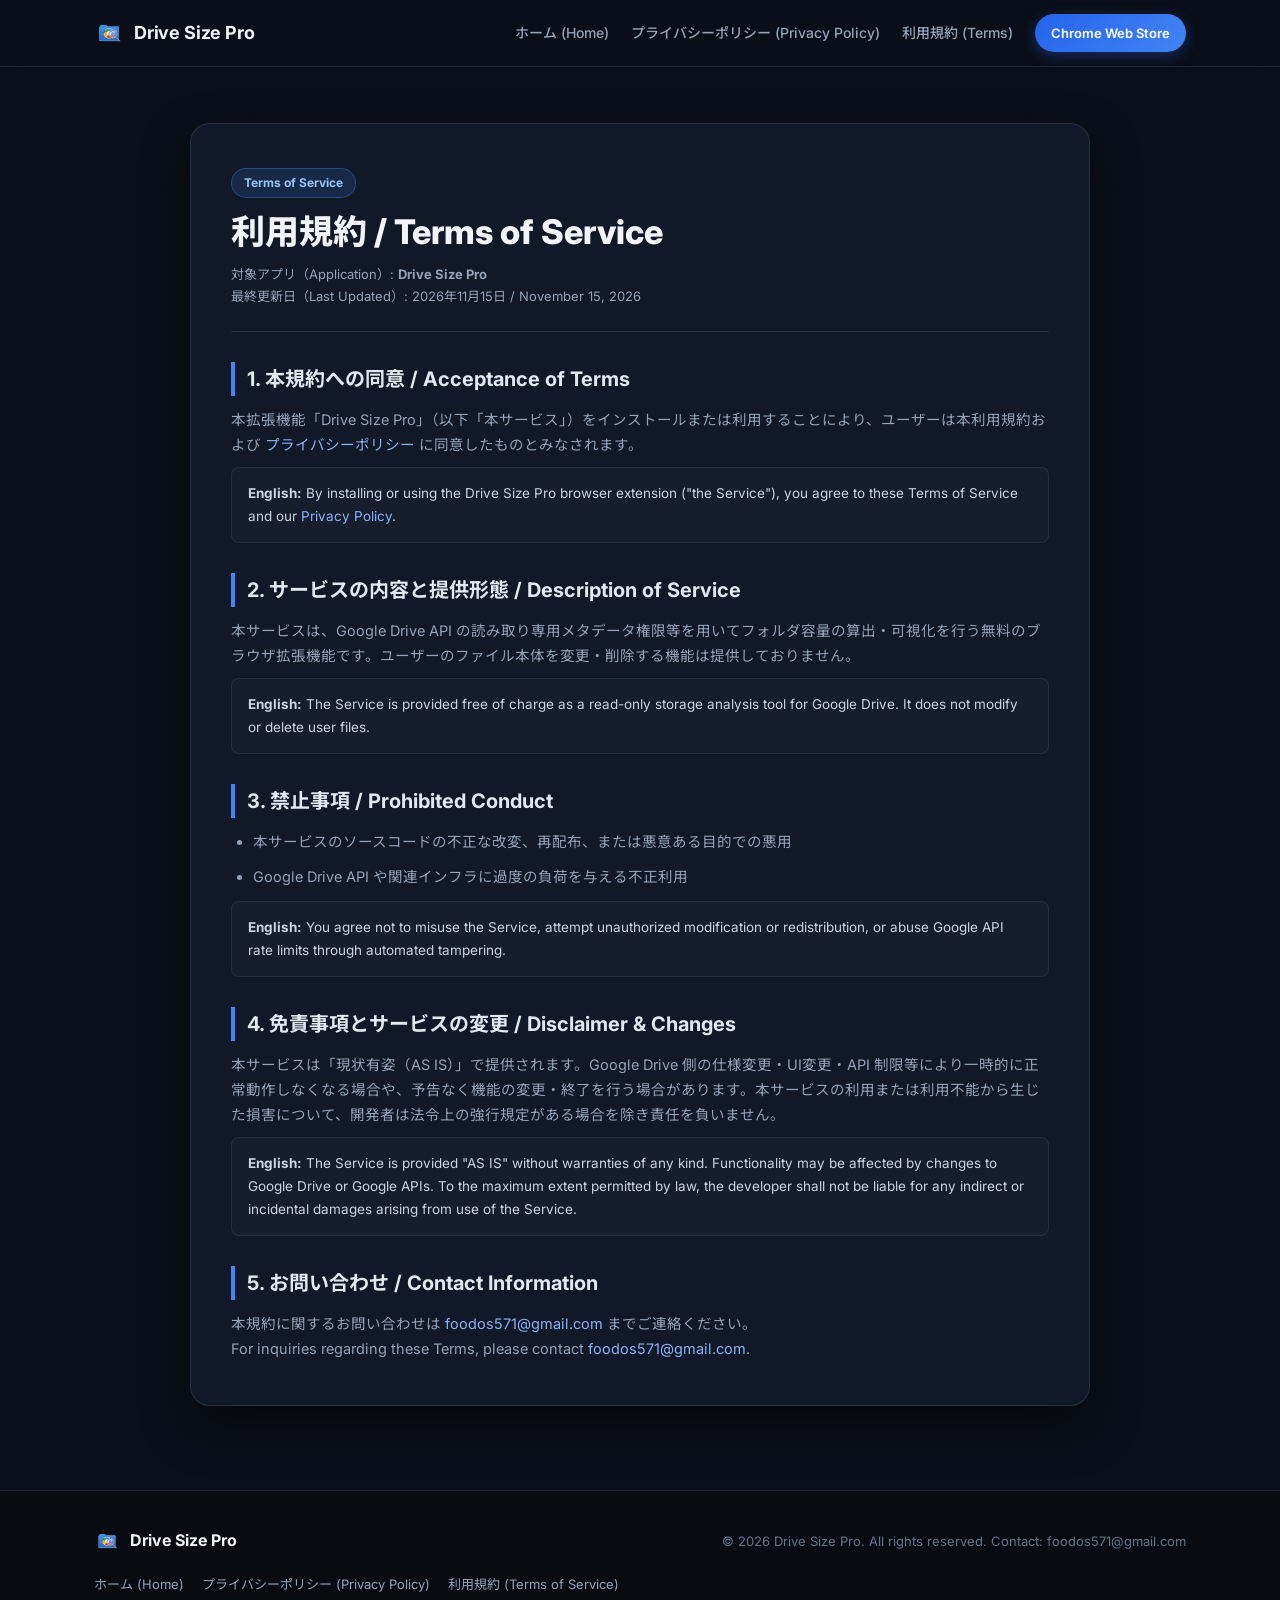
<file: terms.html>
<!DOCTYPE html>
<html lang="ja">
<head>
    <meta charset="UTF-8">
    <meta name="viewport" content="width=device-width, initial-scale=1.0">
    <title>利用規約 (Terms of Service) — Drive Size Pro</title>
    <meta name="description" content="ブラウザ拡張機能 Drive Size Pro の利用規約（Terms of Service）です。">
    <link rel="preconnect" href="https://fonts.googleapis.com">
    <link rel="preconnect" href="https://fonts.gstatic.com" crossorigin>
    <link href="https://fonts.googleapis.com/css2?family=Inter:wght@300;400;500;600;700;800&family=Noto+Sans+JP:wght@300;400;500;600;700;800&display=swap" rel="stylesheet">
    <link rel="icon" href="icon32.png" type="image/png">
    <link rel="stylesheet" href="style.css">
</head>
<body>
    <!-- ナビゲーション -->
    <nav id="navbar">
        <div class="nav-container">
            <a href="index.html" class="nav-logo">
                <img src="icon48.png" alt="Drive Size Pro" class="nav-icon">
                <span>Drive Size Pro</span>
            </a>
            <div class="nav-links">
                <a href="index.html">ホーム (Home)</a>
                <a href="privacy.html">プライバシーポリシー (Privacy Policy)</a>
                <a href="terms.html">利用規約 (Terms)</a>
                <a href="https://chromewebstore.google.com/detail/hoicecmnedhbmppcciljddgcfgcpcboc" target="_blank" class="nav-cta">Chrome Web Store</a>
            </div>
            <button id="mobile-menu-btn" class="mobile-menu-btn" aria-label="メニュー">
                <span></span><span></span><span></span>
            </button>
        </div>
        <div id="mobile-nav" class="mobile-nav">
            <a href="index.html">ホーム (Home)</a>
            <a href="privacy.html">プライバシーポリシー (Privacy Policy)</a>
            <a href="terms.html">利用規約 (Terms)</a>
            <a href="https://chromewebstore.google.com/detail/hoicecmnedhbmppcciljddgcfgcpcboc" target="_blank" class="nav-cta">Chrome Web Store</a>
        </div>
    </nav>

    <!-- 利用規約本文 -->
    <main class="legal-page">
        <div class="container">
            <article class="legal-card">
                <header class="legal-header">
                    <span class="legal-badge">Terms of Service</span>
                    <h1>利用規約 / Terms of Service</h1>
                    <p class="legal-meta">
                        対象アプリ（Application）: <strong>Drive Size Pro</strong><br>
                        最終更新日（Last Updated）: 2026年11月15日 / November 15, 2026
                    </p>
                </header>

                <section class="legal-section">
                    <h2>1. 本規約への同意 / Acceptance of Terms</h2>
                    <p>
                        本拡張機能「Drive Size Pro」（以下「本サービス」）をインストールまたは利用することにより、ユーザーは本利用規約および <a href="privacy.html">プライバシーポリシー</a> に同意したものとみなされます。
                    </p>
                    <div class="legal-en">
                        <strong>English:</strong> By installing or using the Drive Size Pro browser extension ("the Service"), you agree to these Terms of Service and our <a href="privacy.html">Privacy Policy</a>.
                    </div>
                </section>

                <section class="legal-section">
                    <h2>2. サービスの内容と提供形態 / Description of Service</h2>
                    <p>
                        本サービスは、Google Drive API の読み取り専用メタデータ権限等を用いてフォルダ容量の算出・可視化を行う無料のブラウザ拡張機能です。ユーザーのファイル本体を変更・削除する機能は提供しておりません。
                    </p>
                    <div class="legal-en">
                        <strong>English:</strong> The Service is provided free of charge as a read-only storage analysis tool for Google Drive. It does not modify or delete user files.
                    </div>
                </section>

                <section class="legal-section">
                    <h2>3. 禁止事項 / Prohibited Conduct</h2>
                    <ul>
                        <li>本サービスのソースコードの不正な改変、再配布、または悪意ある目的での悪用</li>
                        <li>Google Drive API や関連インフラに過度の負荷を与える不正利用</li>
                    </ul>
                    <div class="legal-en">
                        <strong>English:</strong> You agree not to misuse the Service, attempt unauthorized modification or redistribution, or abuse Google API rate limits through automated tampering.
                    </div>
                </section>

                <section class="legal-section">
                    <h2>4. 免責事項とサービスの変更 / Disclaimer &amp; Changes</h2>
                    <p>
                        本サービスは「現状有姿（AS IS）」で提供されます。Google Drive 側の仕様変更・UI変更・API 制限等により一時的に正常動作しなくなる場合や、予告なく機能の変更・終了を行う場合があります。本サービスの利用または利用不能から生じた損害について、開発者は法令上の強行規定がある場合を除き責任を負いません。
                    </p>
                    <div class="legal-en">
                        <strong>English:</strong> The Service is provided "AS IS" without warranties of any kind. Functionality may be affected by changes to Google Drive or Google APIs. To the maximum extent permitted by law, the developer shall not be liable for any indirect or incidental damages arising from use of the Service.
                    </div>
                </section>

                <section class="legal-section" style="margin-bottom:0;">
                    <h2>5. お問い合わせ / Contact Information</h2>
                    <p style="margin-bottom:0;">
                        本規約に関するお問い合わせは <a href="mailto:foodos571@gmail.com">foodos571@gmail.com</a> までご連絡ください。<br>
                        For inquiries regarding these Terms, please contact <a href="mailto:foodos571@gmail.com">foodos571@gmail.com</a>.
                    </p>
                </section>
            </article>
        </div>
    </main>

    <!-- フッター -->
    <footer id="footer">
        <div class="container">
            <div class="footer-content">
                <div class="footer-brand">
                    <img src="icon48.png" alt="Drive Size Pro" class="footer-icon">
                    <span>Drive Size Pro</span>
                </div>
                <p class="footer-copy">&copy; 2026 Drive Size Pro. All rights reserved. Contact: foodos571@gmail.com</p>
                <div class="footer-links">
                    <a href="index.html">ホーム (Home)</a>
                    <a href="privacy.html">プライバシーポリシー (Privacy Policy)</a>
                    <a href="terms.html">利用規約 (Terms of Service)</a>
                </div>
            </div>
        </div>
    </footer>

    <script src="script.js"></script>
</body>
</html>
</file>
<file: style.css>
/* =====================================================
   Drive Size Pro 公式サイト / 法務ページ共通スタイルシート
   ダークテーマをベースとしたモダンで視認性の高いレイアウト
   ===================================================== */

:root {
    --bg-primary: #0b0f19;
    --bg-secondary: #111827;
    --bg-card: rgba(255, 255, 255, 0.04);
    --bg-card-hover: rgba(255, 255, 255, 0.07);
    --border-subtle: rgba(255, 255, 255, 0.1);
    --border-accent: rgba(66, 133, 244, 0.35);
    --text-primary: #f1f5f9;
    --text-secondary: #94a3b8;
    --text-muted: #64748b;
    --accent-blue: #4285f4;
    --accent-cyan: #38bdf8;
    --accent-green: #34a853;
    --accent-yellow: #fbbc04;
    --accent-red: #ea4335;
    --gradient-main: linear-gradient(135deg, #60a5fa 0%, #34d399 100%);
    --gradient-btn: linear-gradient(135deg, #2563eb 0%, #4285f4 100%);
    --radius-sm: 8px;
    --radius-md: 14px;
    --radius-lg: 20px;
    --shadow-lg: 0 20px 50px rgba(0, 0, 0, 0.45);
    --max-width: 1140px;
}

* {
    margin: 0;
    padding: 0;
    box-sizing: border-box;
}

html {
    scroll-behavior: smooth;
}

body {
    font-family: 'Inter', 'Noto Sans JP', -apple-system, BlinkMacSystemFont, 'Segoe UI', Roboto, sans-serif;
    background-color: var(--bg-primary);
    color: var(--text-primary);
    line-height: 1.7;
    overflow-x: hidden;
    -webkit-font-smoothing: antialiased;
}

a {
    color: #8ab4f8;
    text-decoration: none;
    transition: color 0.2s ease, opacity 0.2s ease;
}

a:hover {
    color: #bae6fd;
}

img {
    max-width: 100%;
    display: block;
}

.container {
    width: 100%;
    max-width: var(--max-width);
    margin: 0 auto;
    padding: 0 24px;
}

.gradient-text {
    background: var(--gradient-main);
    -webkit-background-clip: text;
    background-clip: text;
    color: transparent;
}

/* =====================================================
   ナビゲーションバー
   ===================================================== */
#navbar {
    position: sticky;
    top: 0;
    z-index: 1000;
    background: rgba(11, 15, 25, 0.85);
    backdrop-filter: blur(14px);
    -webkit-backdrop-filter: blur(14px);
    border-bottom: 1px solid var(--border-subtle);
}

.nav-container {
    max-width: var(--max-width);
    margin: 0 auto;
    padding: 14px 24px;
    display: flex;
    align-items: center;
    justify-content: space-between;
    gap: 16px;
}

.nav-logo {
    display: flex;
    align-items: center;
    gap: 10px;
    font-size: 18px;
    font-weight: 700;
    color: var(--text-primary);
    letter-spacing: -0.01em;
}

.nav-icon {
    width: 30px;
    height: 30px;
    border-radius: 7px;
}

.nav-links {
    display: flex;
    align-items: center;
    gap: 22px;
}

.nav-links a {
    color: var(--text-secondary);
    font-size: 14px;
    font-weight: 500;
}

.nav-links a:hover {
    color: var(--text-primary);
}

.nav-cta {
    background: var(--gradient-btn);
    color: #ffffff !important;
    padding: 8px 16px;
    border-radius: 999px;
    font-weight: 600 !important;
    font-size: 13px !important;
    box-shadow: 0 4px 14px rgba(37, 99, 235, 0.35);
}

.nav-cta:hover {
    opacity: 0.92;
}

.mobile-menu-btn {
    display: none;
    flex-direction: column;
    gap: 5px;
    background: transparent;
    border: none;
    cursor: pointer;
    padding: 4px;
}

.mobile-menu-btn span {
    width: 24px;
    height: 2px;
    background: var(--text-primary);
    border-radius: 2px;
    transition: transform 0.25s ease, opacity 0.25s ease;
}

.mobile-nav {
    display: none;
    flex-direction: column;
    gap: 12px;
    padding: 16px 24px 22px;
    background: rgba(11, 15, 25, 0.97);
    border-bottom: 1px solid var(--border-subtle);
}

.mobile-nav.active {
    display: flex;
}

.mobile-nav a {
    color: var(--text-secondary);
    font-size: 15px;
    padding: 6px 0;
}

/* =====================================================
   ヒーローセクション
   ===================================================== */
#hero {
    position: relative;
    padding: 80px 0 68px;
    overflow: hidden;
}

.hero-bg-effects {
    position: absolute;
    inset: 0;
    pointer-events: none;
    z-index: 0;
}

.hero-orb {
    position: absolute;
    border-radius: 50%;
    filter: blur(90px);
    opacity: 0.25;
}

.hero-orb-1 {
    width: 420px;
    height: 420px;
    background: #2563eb;
    top: -120px;
    left: -100px;
}

.hero-orb-2 {
    width: 360px;
    height: 360px;
    background: #10b981;
    top: 40px;
    right: -80px;
}

.hero-orb-3 {
    width: 280px;
    height: 280px;
    background: #6366f1;
    bottom: -100px;
    left: 40%;
}

.hero-grid {
    position: absolute;
    inset: 0;
    background-image:
        linear-gradient(rgba(255, 255, 255, 0.03) 1px, transparent 1px),
        linear-gradient(90deg, rgba(255, 255, 255, 0.03) 1px, transparent 1px);
    background-size: 48px 48px;
    mask-image: radial-gradient(circle at center, black 40%, transparent 80%);
}

.hero-container {
    position: relative;
    z-index: 1;
    max-width: var(--max-width);
    margin: 0 auto;
    padding: 0 24px;
    display: grid;
    grid-template-columns: 1.05fr 0.95fr;
    gap: 48px;
    align-items: center;
}

.hero-badge {
    display: inline-flex;
    align-items: center;
    gap: 8px;
    padding: 6px 14px;
    border-radius: 999px;
    background: rgba(66, 133, 244, 0.14);
    border: 1px solid var(--border-accent);
    color: #93c5fd;
    font-size: 13px;
    font-weight: 600;
    margin-bottom: 20px;
}

.badge-dot {
    width: 8px;
    height: 8px;
    border-radius: 50%;
    background: #34d399;
    box-shadow: 0 0 10px #34d399;
}

.hero-content h1 {
    font-size: clamp(34px, 4.4vw, 52px);
    font-weight: 800;
    line-height: 1.18;
    letter-spacing: -0.02em;
    margin-bottom: 20px;
}

.hero-subtitle {
    color: var(--text-secondary);
    font-size: 16px;
    margin-bottom: 16px;
}

.hero-subtitle-en {
    color: #94a3b8;
    font-size: 13.5px;
    line-height: 1.65;
    padding-left: 14px;
    border-left: 3px solid rgba(56, 189, 248, 0.5);
    margin-bottom: 26px;
}

.hero-subtitle-en strong {
    color: var(--text-primary);
}

.hero-legal-inline {
    display: block;
    margin-top: 6px;
    font-size: 12.5px;
}

.hero-actions {
    display: flex;
    flex-wrap: wrap;
    gap: 14px;
    margin-bottom: 34px;
}

.btn-primary {
    display: inline-flex;
    align-items: center;
    gap: 10px;
    background: var(--gradient-btn);
    color: #ffffff;
    font-weight: 700;
    font-size: 15px;
    padding: 13px 24px;
    border-radius: 12px;
    box-shadow: 0 10px 26px rgba(37, 99, 235, 0.38);
    transition: transform 0.2s ease, box-shadow 0.2s ease;
}

.btn-primary:hover {
    color: #ffffff;
    transform: translateY(-2px);
    box-shadow: 0 14px 32px rgba(37, 99, 235, 0.48);
}

.btn-secondary {
    display: inline-flex;
    align-items: center;
    gap: 8px;
    background: var(--bg-card);
    border: 1px solid var(--border-subtle);
    color: var(--text-primary);
    font-weight: 600;
    font-size: 15px;
    padding: 13px 22px;
    border-radius: 12px;
}

.btn-secondary:hover {
    color: #ffffff;
    background: var(--bg-card-hover);
}

.btn-large {
    padding: 15px 30px;
    font-size: 16px;
}

.hero-stats {
    display: inline-flex;
    align-items: center;
    gap: 22px;
    padding: 14px 22px;
    border-radius: var(--radius-md);
    background: var(--bg-card);
    border: 1px solid var(--border-subtle);
}

.stat {
    display: flex;
    flex-direction: column;
    align-items: flex-start;
}

.stat-number,
.stat-suffix {
    font-size: 24px;
    font-weight: 800;
    color: var(--text-primary);
    line-height: 1.1;
}

.stat-label {
    font-size: 12px;
    color: var(--text-secondary);
    margin-top: 4px;
}

.stat-divider {
    width: 1px;
    height: 32px;
    background: var(--border-subtle);
}

.hero-visual {
    position: relative;
}

.hero-screenshot-wrapper {
    position: relative;
    border-radius: var(--radius-lg);
    padding: 8px;
    background: linear-gradient(145deg, rgba(255, 255, 255, 0.14), rgba(255, 255, 255, 0.03));
    box-shadow: var(--shadow-lg);
}

.screenshot-glow {
    position: absolute;
    inset: -20px;
    background: radial-gradient(circle, rgba(66, 133, 244, 0.22), transparent 70%);
    z-index: -1;
}

.hero-screenshot {
    border-radius: 14px;
    width: 100%;
    height: auto;
    border: 1px solid rgba(255, 255, 255, 0.12);
}

.floating-card {
    position: absolute;
    display: flex;
    align-items: center;
    gap: 10px;
    padding: 10px 14px;
    border-radius: 12px;
    background: rgba(15, 23, 42, 0.92);
    border: 1px solid var(--border-accent);
    backdrop-filter: blur(10px);
    box-shadow: 0 12px 28px rgba(0, 0, 0, 0.45);
}

.card-1 {
    top: -16px;
    right: -12px;
}

.card-2 {
    bottom: -16px;
    left: -12px;
}

.card-icon {
    font-size: 20px;
}

.card-title {
    display: block;
    font-size: 14px;
    font-weight: 700;
    color: var(--text-primary);
    line-height: 1.2;
}

.card-desc {
    display: block;
    font-size: 11px;
    color: var(--text-secondary);
}

.hero-scroll-indicator {
    display: flex;
    justify-content: center;
    margin-top: 38px;
}

.scroll-line {
    width: 2px;
    height: 36px;
    background: linear-gradient(to bottom, #60a5fa, transparent);
    border-radius: 2px;
}

/* =====================================================
   セクション共通
   ===================================================== */
.section {
    padding: 84px 0;
}

.section-dark {
    background: var(--bg-secondary);
    border-top: 1px solid rgba(255, 255, 255, 0.05);
    border-bottom: 1px solid rgba(255, 255, 255, 0.05);
}

.section-header {
    text-align: center;
    max-width: 700px;
    margin: 0 auto 48px;
}

.section-tag {
    display: inline-block;
    padding: 5px 14px;
    border-radius: 999px;
    background: rgba(56, 189, 248, 0.12);
    border: 1px solid rgba(56, 189, 248, 0.28);
    color: #7dd3fc;
    font-size: 13px;
    font-weight: 600;
    margin-bottom: 14px;
}

.section-header h2 {
    font-size: clamp(26px, 3.4vw, 38px);
    font-weight: 800;
    line-height: 1.25;
    margin-bottom: 12px;
}

.section-desc {
    color: var(--text-secondary);
    font-size: 15px;
}

/* =====================================================
   課題提起セクション
   ===================================================== */
.problem-grid {
    display: grid;
    grid-template-columns: 1fr 1.2fr;
    gap: 40px;
    align-items: center;
}

.problem-text h2 {
    font-size: clamp(26px, 3.2vw, 36px);
    font-weight: 800;
    line-height: 1.28;
    margin-bottom: 14px;
}

.problem-text p {
    color: var(--text-secondary);
    font-size: 15px;
}

.problem-cards {
    display: grid;
    grid-template-columns: repeat(3, 1fr);
    gap: 16px;
}

.problem-card {
    background: var(--bg-card);
    border: 1px solid var(--border-subtle);
    border-radius: var(--radius-md);
    padding: 22px 18px;
    transition: transform 0.2s ease, border-color 0.2s ease;
}

.problem-card:hover {
    transform: translateY(-4px);
    border-color: var(--border-accent);
}

.problem-icon {
    font-size: 28px;
    margin-bottom: 10px;
}

.problem-card h3 {
    font-size: 16px;
    margin-bottom: 8px;
}

.problem-card p {
    font-size: 13px;
    color: var(--text-secondary);
}

/* =====================================================
   機能カードグリッド
   ===================================================== */
.features-grid {
    display: grid;
    grid-template-columns: repeat(3, 1fr);
    gap: 20px;
}

.feature-card {
    position: relative;
    background: var(--bg-card);
    border: 1px solid var(--border-subtle);
    border-radius: var(--radius-md);
    padding: 26px 24px;
    transition: transform 0.2s ease, background 0.2s ease, border-color 0.2s ease;
}

.feature-card:hover {
    transform: translateY(-4px);
    background: var(--bg-card-hover);
    border-color: var(--border-accent);
}

.feature-card-large {
    grid-column: span 2;
    background: linear-gradient(135deg, rgba(37, 99, 235, 0.12), rgba(16, 185, 129, 0.08));
    border-color: var(--border-accent);
}

.feature-icon-wrap {
    width: 48px;
    height: 48px;
    border-radius: 12px;
    background: rgba(255, 255, 255, 0.07);
    display: flex;
    align-items: center;
    justify-content: center;
    margin-bottom: 14px;
}

.feature-icon {
    font-size: 24px;
}

.feature-card h3 {
    font-size: 18px;
    margin-bottom: 8px;
}

.feature-card p {
    font-size: 14px;
    color: var(--text-secondary);
}

.feature-tag {
    position: absolute;
    top: 18px;
    right: 18px;
    padding: 4px 10px;
    border-radius: 999px;
    background: rgba(251, 188, 4, 0.16);
    border: 1px solid rgba(251, 188, 4, 0.4);
    color: #fde047;
    font-size: 12px;
    font-weight: 700;
}

/* =====================================================
   スクリーンショットカルーセル
   ===================================================== */
.carousel-container {
    max-width: 880px;
    margin: 0 auto;
    overflow: hidden;
}

.carousel-track {
    position: relative;
    width: 100%;
}

.carousel-slide {
    display: none;
    background: rgba(255, 255, 255, 0.03);
    border: 1px solid var(--border-subtle);
    border-radius: var(--radius-lg);
    overflow: hidden;
    box-shadow: var(--shadow-lg);
}

.carousel-slide.active {
    display: block;
}

.carousel-slide img {
    width: 100%;
    max-height: 520px;
    object-fit: contain;
    background: #0f172a;
}

.slide-caption {
    display: flex;
    flex-wrap: wrap;
    align-items: center;
    gap: 12px;
    padding: 16px 22px;
    background: rgba(15, 23, 42, 0.9);
    border-top: 1px solid var(--border-subtle);
}

.caption-tag {
    padding: 4px 10px;
    border-radius: 999px;
    background: rgba(66, 133, 244, 0.2);
    color: #93c5fd;
    font-size: 12px;
    font-weight: 700;
}

.slide-caption p {
    font-size: 14px;
    color: var(--text-secondary);
}

.carousel-controls {
    display: flex;
    align-items: center;
    justify-content: center;
    gap: 18px;
    margin-top: 22px;
}

.carousel-btn {
    width: 42px;
    height: 42px;
    border-radius: 50%;
    border: 1px solid var(--border-subtle);
    background: var(--bg-card);
    color: var(--text-primary);
    display: flex;
    align-items: center;
    justify-content: center;
    cursor: pointer;
    transition: background 0.2s ease, border-color 0.2s ease;
}

.carousel-btn:hover {
    background: var(--bg-card-hover);
    border-color: var(--border-accent);
}

.carousel-dots {
    display: flex;
    gap: 8px;
}

.carousel-dot {
    width: 10px;
    height: 10px;
    border-radius: 50%;
    border: none;
    background: rgba(255, 255, 255, 0.22);
    cursor: pointer;
    transition: background 0.2s ease, transform 0.2s ease;
}

.carousel-dot.active {
    background: var(--accent-blue);
    transform: scale(1.2);
}

/* =====================================================
   使い方ステップ
   ===================================================== */
.steps-grid {
    display: flex;
    align-items: stretch;
    justify-content: space-between;
    gap: 16px;
}

.step-card {
    flex: 1;
    background: var(--bg-card);
    border: 1px solid var(--border-subtle);
    border-radius: var(--radius-md);
    padding: 28px 22px;
    text-align: center;
    position: relative;
}

.step-number {
    font-size: 13px;
    font-weight: 800;
    color: var(--accent-cyan);
    letter-spacing: 0.08em;
    margin-bottom: 12px;
}

.step-icon {
    display: inline-flex;
    color: #93c5fd;
    margin-bottom: 14px;
}

.step-card h3 {
    font-size: 18px;
    margin-bottom: 8px;
}

.step-card p {
    font-size: 14px;
    color: var(--text-secondary);
}

.step-connector {
    display: flex;
    align-items: center;
    color: var(--text-muted);
}

/* =====================================================
   比較表
   ===================================================== */
.comparison-table-wrap {
    overflow-x: auto;
    border-radius: var(--radius-md);
    border: 1px solid var(--border-subtle);
}

.comparison-table {
    width: 100%;
    border-collapse: collapse;
    background: rgba(255, 255, 255, 0.02);
}

.comparison-table th,
.comparison-table td {
    padding: 16px 20px;
    text-align: center;
    border-bottom: 1px solid var(--border-subtle);
    font-size: 15px;
}

.comparison-table th:first-child,
.comparison-table td:first-child {
    text-align: left;
    font-weight: 600;
}

.comparison-table thead th {
    background: rgba(255, 255, 255, 0.04);
    color: var(--text-secondary);
    font-size: 14px;
}

.highlight-col {
    background: rgba(66, 133, 244, 0.1);
    color: var(--text-primary) !important;
}

.check-yes {
    color: #34d399;
    font-weight: 800;
    font-size: 18px;
}

.check-no {
    color: #f87171;
    font-weight: 700;
}

.check-partial {
    color: #fbbf24;
    font-weight: 700;
}

.free-tag {
    color: #34d399;
    font-size: 16px;
}

/* =====================================================
   プライバシー & Google API データ安全性概要セクション
   ===================================================== */
.data-safety-grid {
    display: grid;
    grid-template-columns: repeat(3, 1fr);
    gap: 20px;
    margin-bottom: 28px;
}

.data-safety-card {
    background: var(--bg-card);
    border: 1px solid var(--border-subtle);
    border-radius: var(--radius-md);
    padding: 24px 22px;
}

.data-safety-card h3 {
    font-size: 17px;
    margin-bottom: 10px;
    color: var(--text-primary);
}

.data-safety-card p {
    font-size: 14px;
    color: var(--text-secondary);
}

.data-safety-card .en-sub {
    margin-top: 8px;
    font-size: 12px;
    color: var(--text-muted);
    line-height: 1.55;
}

.data-safety-actions {
    display: flex;
    flex-wrap: wrap;
    justify-content: center;
    gap: 14px;
}

/* =====================================================
   FAQ アコーディオン
   ===================================================== */
.faq-grid {
    max-width: 820px;
    margin: 0 auto;
    display: flex;
    flex-direction: column;
    gap: 12px;
}

.faq-item {
    background: var(--bg-card);
    border: 1px solid var(--border-subtle);
    border-radius: var(--radius-md);
    overflow: hidden;
}

.faq-question {
    width: 100%;
    background: transparent;
    border: none;
    color: var(--text-primary);
    padding: 20px 22px;
    font-size: 16px;
    font-weight: 600;
    text-align: left;
    display: flex;
    align-items: center;
    justify-content: space-between;
    gap: 14px;
    cursor: pointer;
}

.faq-chevron {
    flex-shrink: 0;
    transition: transform 0.25s ease;
    color: var(--text-secondary);
}

.faq-item.active .faq-chevron {
    transform: rotate(180deg);
}

.faq-answer {
    display: none;
    padding: 0 22px 20px;
    color: var(--text-secondary);
    font-size: 14px;
}

.faq-item.active .faq-answer {
    display: block;
}

/* =====================================================
   CTA セクション
   ===================================================== */
.cta-card {
    position: relative;
    overflow: hidden;
    border-radius: var(--radius-lg);
    padding: 58px 32px;
    text-align: center;
    background: linear-gradient(135deg, rgba(37, 99, 235, 0.22), rgba(16, 185, 129, 0.14));
    border: 1px solid var(--border-accent);
}

.cta-bg-effects {
    position: absolute;
    inset: 0;
    pointer-events: none;
}

.cta-orb {
    position: absolute;
    border-radius: 50%;
    filter: blur(70px);
    opacity: 0.35;
}

.cta-orb-1 {
    width: 240px;
    height: 240px;
    background: #3b82f6;
    top: -60px;
    left: -40px;
}

.cta-orb-2 {
    width: 240px;
    height: 240px;
    background: #10b981;
    bottom: -60px;
    right: -40px;
}

.cta-content {
    position: relative;
    z-index: 1;
}

.cta-content h2 {
    font-size: clamp(26px, 3.6vw, 40px);
    font-weight: 800;
    line-height: 1.28;
    margin-bottom: 14px;
}

.cta-content p {
    color: var(--text-secondary);
    font-size: 16px;
    margin-bottom: 26px;
}

/* =====================================================
   フッター
   ===================================================== */
#footer {
    border-top: 1px solid var(--border-subtle);
    background: #080b12;
    padding: 36px 0;
}

.footer-content {
    display: flex;
    flex-wrap: wrap;
    align-items: center;
    justify-content: space-between;
    gap: 18px;
}

.footer-brand {
    display: flex;
    align-items: center;
    gap: 10px;
    font-weight: 700;
    font-size: 16px;
}

.footer-icon {
    width: 26px;
    height: 26px;
    border-radius: 6px;
}

.footer-copy {
    font-size: 13px;
    color: var(--text-muted);
}

.footer-links {
    display: flex;
    flex-wrap: wrap;
    gap: 18px;
    font-size: 13px;
}

.footer-links a {
    color: var(--text-secondary);
}

.footer-links a:hover {
    color: var(--text-primary);
}

/* =====================================================
   法務ページ（プライバシーポリシー / 利用規約）
   ===================================================== */
.legal-page {
    padding: 56px 0 84px;
}

.legal-card {
    max-width: 900px;
    margin: 0 auto;
    background: var(--bg-secondary);
    border: 1px solid var(--border-subtle);
    border-radius: var(--radius-lg);
    padding: 44px 40px;
    box-shadow: var(--shadow-lg);
}

.legal-header {
    border-bottom: 1px solid var(--border-subtle);
    padding-bottom: 24px;
    margin-bottom: 30px;
}

.legal-badge {
    display: inline-block;
    padding: 4px 12px;
    border-radius: 999px;
    background: rgba(66, 133, 244, 0.16);
    border: 1px solid var(--border-accent);
    color: #93c5fd;
    font-size: 12px;
    font-weight: 700;
    margin-bottom: 12px;
}

.legal-header h1 {
    font-size: clamp(26px, 3.2vw, 34px);
    font-weight: 800;
    line-height: 1.3;
    margin-bottom: 8px;
}

.legal-meta {
    font-size: 13px;
    color: var(--text-secondary);
}

.legal-section {
    margin-bottom: 30px;
}

.legal-section h2 {
    font-size: 20px;
    font-weight: 700;
    color: #e2e8f0;
    margin-bottom: 12px;
    padding-left: 12px;
    border-left: 4px solid var(--accent-blue);
}

.legal-section p,
.legal-section li {
    font-size: 14.5px;
    color: var(--text-secondary);
    margin-bottom: 10px;
}

.legal-section ul {
    padding-left: 22px;
    margin-bottom: 12px;
}

.legal-en {
    background: rgba(255, 255, 255, 0.025);
    border: 1px solid rgba(255, 255, 255, 0.07);
    border-radius: var(--radius-sm);
    padding: 14px 16px;
    margin-top: 10px;
    font-size: 13.5px;
    color: #cbd5e1;
}

.limited-use-box {
    background: linear-gradient(135deg, rgba(16, 185, 129, 0.12), rgba(37, 99, 235, 0.12));
    border: 1px solid rgba(52, 211, 153, 0.4);
    border-radius: var(--radius-md);
    padding: 20px 22px;
    margin: 16px 0;
}

.limited-use-box strong {
    color: #6ee7b7;
    display: block;
    margin-bottom: 8px;
    font-size: 15px;
}

.scope-table {
    width: 100%;
    border-collapse: collapse;
    margin: 14px 0;
    border: 1px solid var(--border-subtle);
    border-radius: var(--radius-sm);
    overflow: hidden;
}

.scope-table th,
.scope-table td {
    padding: 12px 14px;
    text-align: left;
    border-bottom: 1px solid var(--border-subtle);
    font-size: 13.5px;
    vertical-align: top;
}

.scope-table th {
    background: rgba(255, 255, 255, 0.05);
    color: var(--text-primary);
}

.scope-table td {
    color: var(--text-secondary);
}

.scope-code {
    display: inline-block;
    background: rgba(15, 23, 42, 0.9);
    border: 1px solid rgba(255, 255, 255, 0.12);
    padding: 3px 7px;
    border-radius: 6px;
    font-family: ui-monospace, SFMono-Regular, Menlo, Consolas, monospace;
    font-size: 12px;
    color: #7dd3fc;
    word-break: break-all;
}

/* =====================================================
   レスポンシブ対応
   ===================================================== */
@media (max-width: 960px) {
    .hero-container,
    .problem-grid {
        grid-template-columns: 1fr;
    }

    .problem-cards,
    .features-grid,
    .data-safety-grid {
        grid-template-columns: 1fr 1fr;
    }

    .feature-card-large {
        grid-column: span 2;
    }

    .steps-grid {
        flex-direction: column;
    }

    .step-connector {
        justify-content: center;
        transform: rotate(90deg);
    }
}

@media (max-width: 768px) {
    .nav-links {
        display: none;
    }

    .mobile-menu-btn {
        display: flex;
    }

    .problem-cards,
    .features-grid,
    .data-safety-grid {
        grid-template-columns: 1fr;
    }

    .feature-card-large {
        grid-column: span 1;
    }

    .hero-stats {
        flex-wrap: wrap;
        gap: 14px;
    }

    .stat-divider {
        display: none;
    }

    .floating-card {
        display: none;
    }

    .legal-card {
        padding: 28px 20px;
    }
}
</file>
